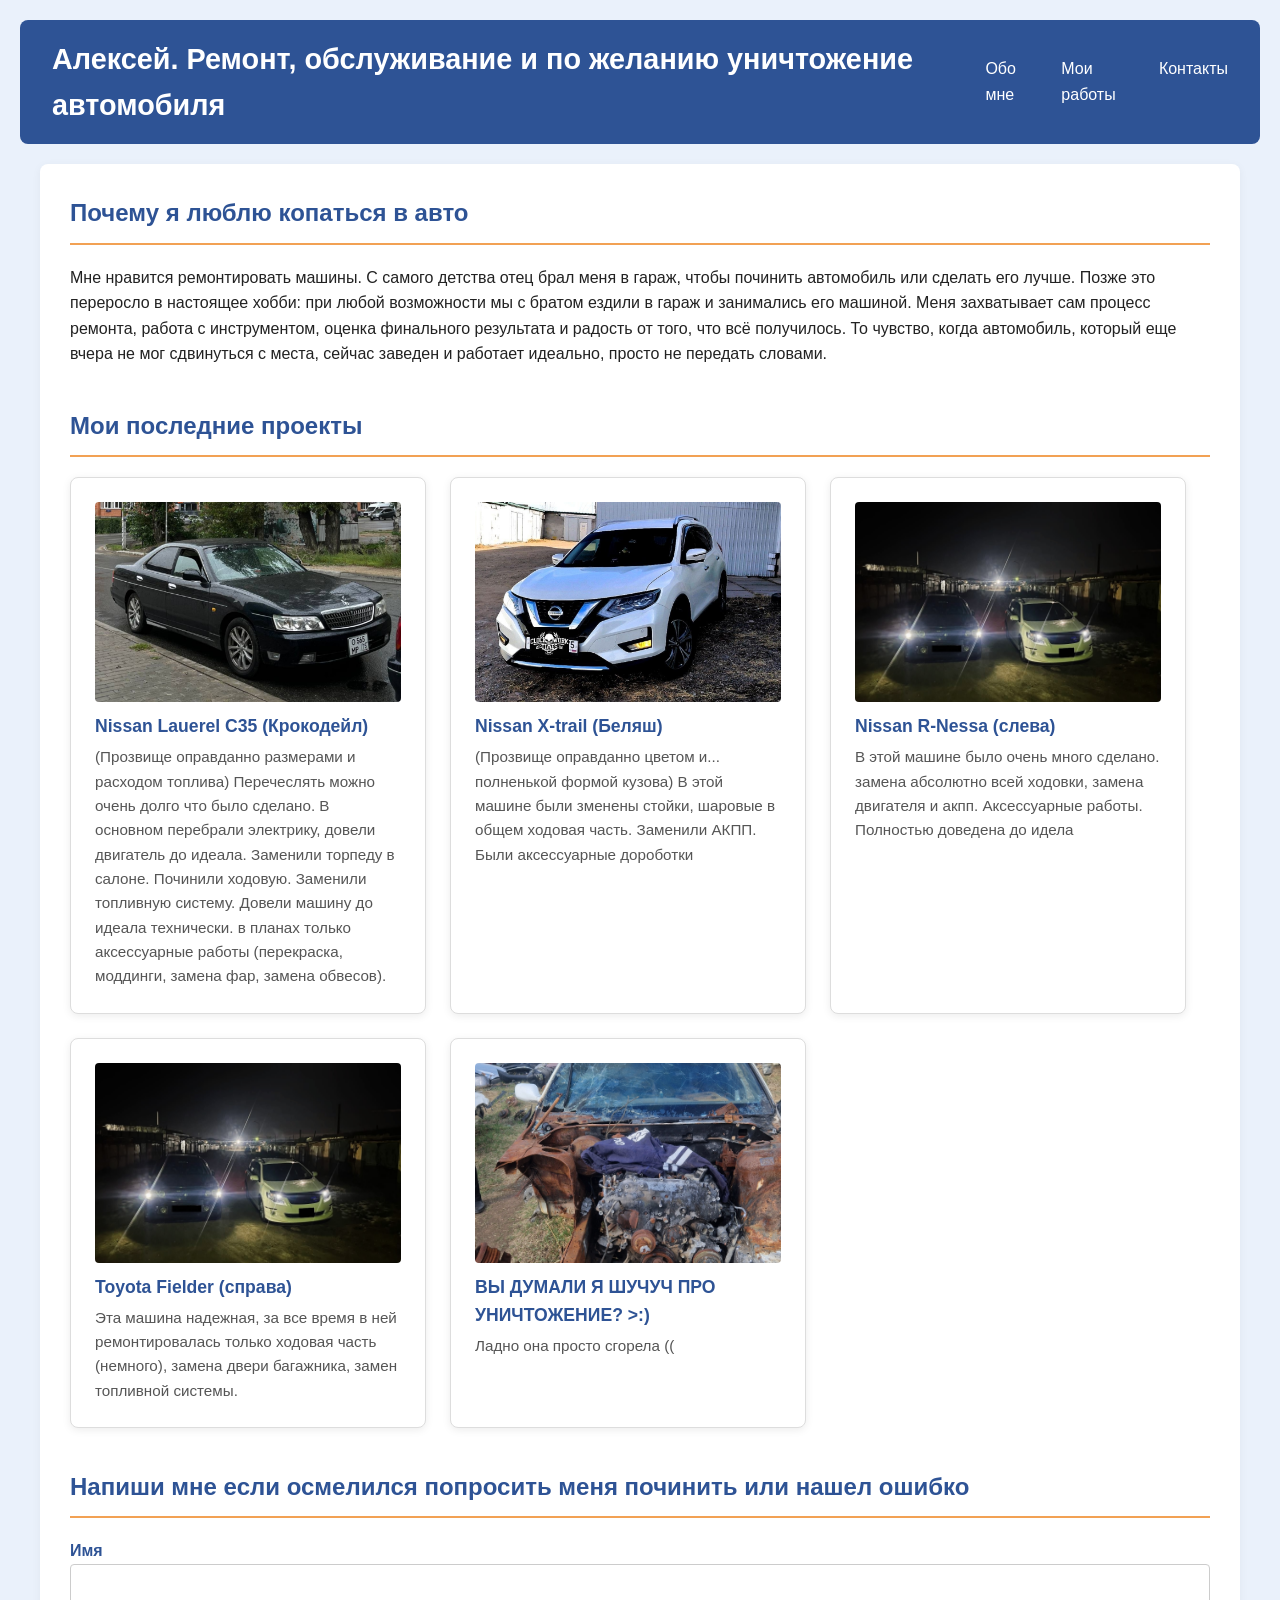
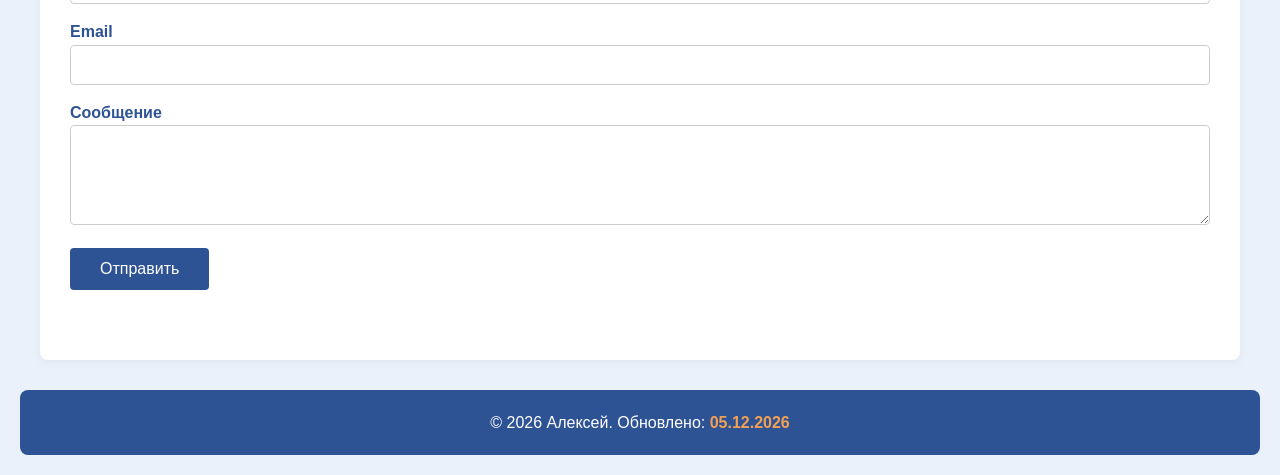
<file: мой сайт 2/index.html>
<!DOCTYPE html>
<html lang="ru">
<head>
    <meta charset="UTF-8">
    <meta name="viewport" content="width=device-width, initial-scale=1.0">
    <title>Моё хобби - Авторемонт</title>
    <link rel="stylesheet" href="style.css">
</head>
<body>
    <!-- ШАПКА -->
    <header>
        <h1>Алексей. Ремонт, обслуживание и по желанию уничтожение автомобиля
        </h1>
        <nav>
            <a href="#about">Обо мне</a>
            <a href="#projects">Мои работы</a>
            <a href="#contact">Контакты</a>
        </nav>
    </header>

    <main>
        <section id="about">
            <h2>Почему я люблю копаться в авто</h2>
            <p>Мне нравится ремонтировать машины. С самого детства отец брал меня в гараж, чтобы починить автомобиль или сделать его лучше. Позже это переросло в настоящее хобби: при любой возможности мы с братом ездили в гараж и занимались его машиной. Меня захватывает сам процесс ремонта, работа с инструментом, оценка финального результата и радость от того, что всё получилось. То чувство, когда автомобиль, который еще вчера не мог сдвинуться с места, сейчас заведен и работает идеально, просто не передать словами.</p>
        </section>

        <!-- Секция 2 (Галерея) -->
        <section id="projects">
            <h2>Мои последние проекты</h2>
            
        <div class="projects-grid">
            
            <article>
                <img src="img/lavrik.jpg" alt="Nissan Lauerel C35 (Крокодейл)">
                <h3>Nissan Lauerel C35 (Крокодейл)</h3>
                <p>(Прозвище оправданно размерами и расходом топлива) Перечеслять можно очень долго что было сделано. В основном перебрали электрику, довели двигатель до идеала. Заменили торпеду в салоне. Починили ходовую. Заменили топливную систему. Довели машину до идеала технически. в планах только аксессуарные работы (перекраска, моддинги, замена фар, замена обвесов).</p>
            </article>

            <article>
                <img src="img/xtrail.jpg" alt="Nissan X-trail (Беляш)">
                <h3>Nissan X-trail (Беляш)</h3>
                <p>(Прозвище оправданно цветом и... полненькой формой кузова) В этой машине были зменены стойки, шаровые в общем ходовая часть. Заменили АКПП. Были аксессуарные дороботки</p>
            </article>

            <article>
                <img src="img/rnesskafila.jpg" alt="NissanR-Nessa">
                <h3>Nissan R-Nessa (слева)</h3>
                <p>В этой машине было очень много сделано. замена абсолютно всей ходовки, замена двигателя и акпп. Аксессуарные работы. Полностью доведена до идела</p>
            </article>

            <article>
                <img src="img/rnesskafila.jpg" alt="Toyota Fielder">
                <h3>Toyota Fielder (справа)</h3>
                <p>Эта машина надежная, за все время в ней ремонтировалась только ходовая часть (немного), замена двери багажника, замен топливной системы.</p>
            </article>

            <article>
                <img src="img/сгоревшаяnissangloriay33.jpg" alt="сгоревшая nissangloria y33">
                <h3>ВЫ ДУМАЛИ Я ШУЧУЧ ПРО УНИЧТОЖЕНИЕ? >:)</h3>
                <p>Ладно она просто сгорела (( </p>
            </article>

        </div>
        </section>

        <section id="contact">
            <h2>Напиши мне если осмелился попросить меня починить или нашел ошибко</h2>
            <form>
                <label for="name">Имя</label>
                <input type="text" id="name" name="name" required>

                <label for="email">Email</label>
                <input type="email" id="email" name="email" required>

                <label for="message">Сообщение</label>
                <textarea id="message" name="message"></textarea>

                <button type="submit">Отправить</button>
            </form>
        </section>
    </main>

    <!-- ПОДВАЛ -->
    <footer>

        <p>&copy; 2026 Алексей. Обновлено: <span id="update-date"></span></p>
    </footer>

    <script src="script.js"></script>
</body>
</html>
</file>
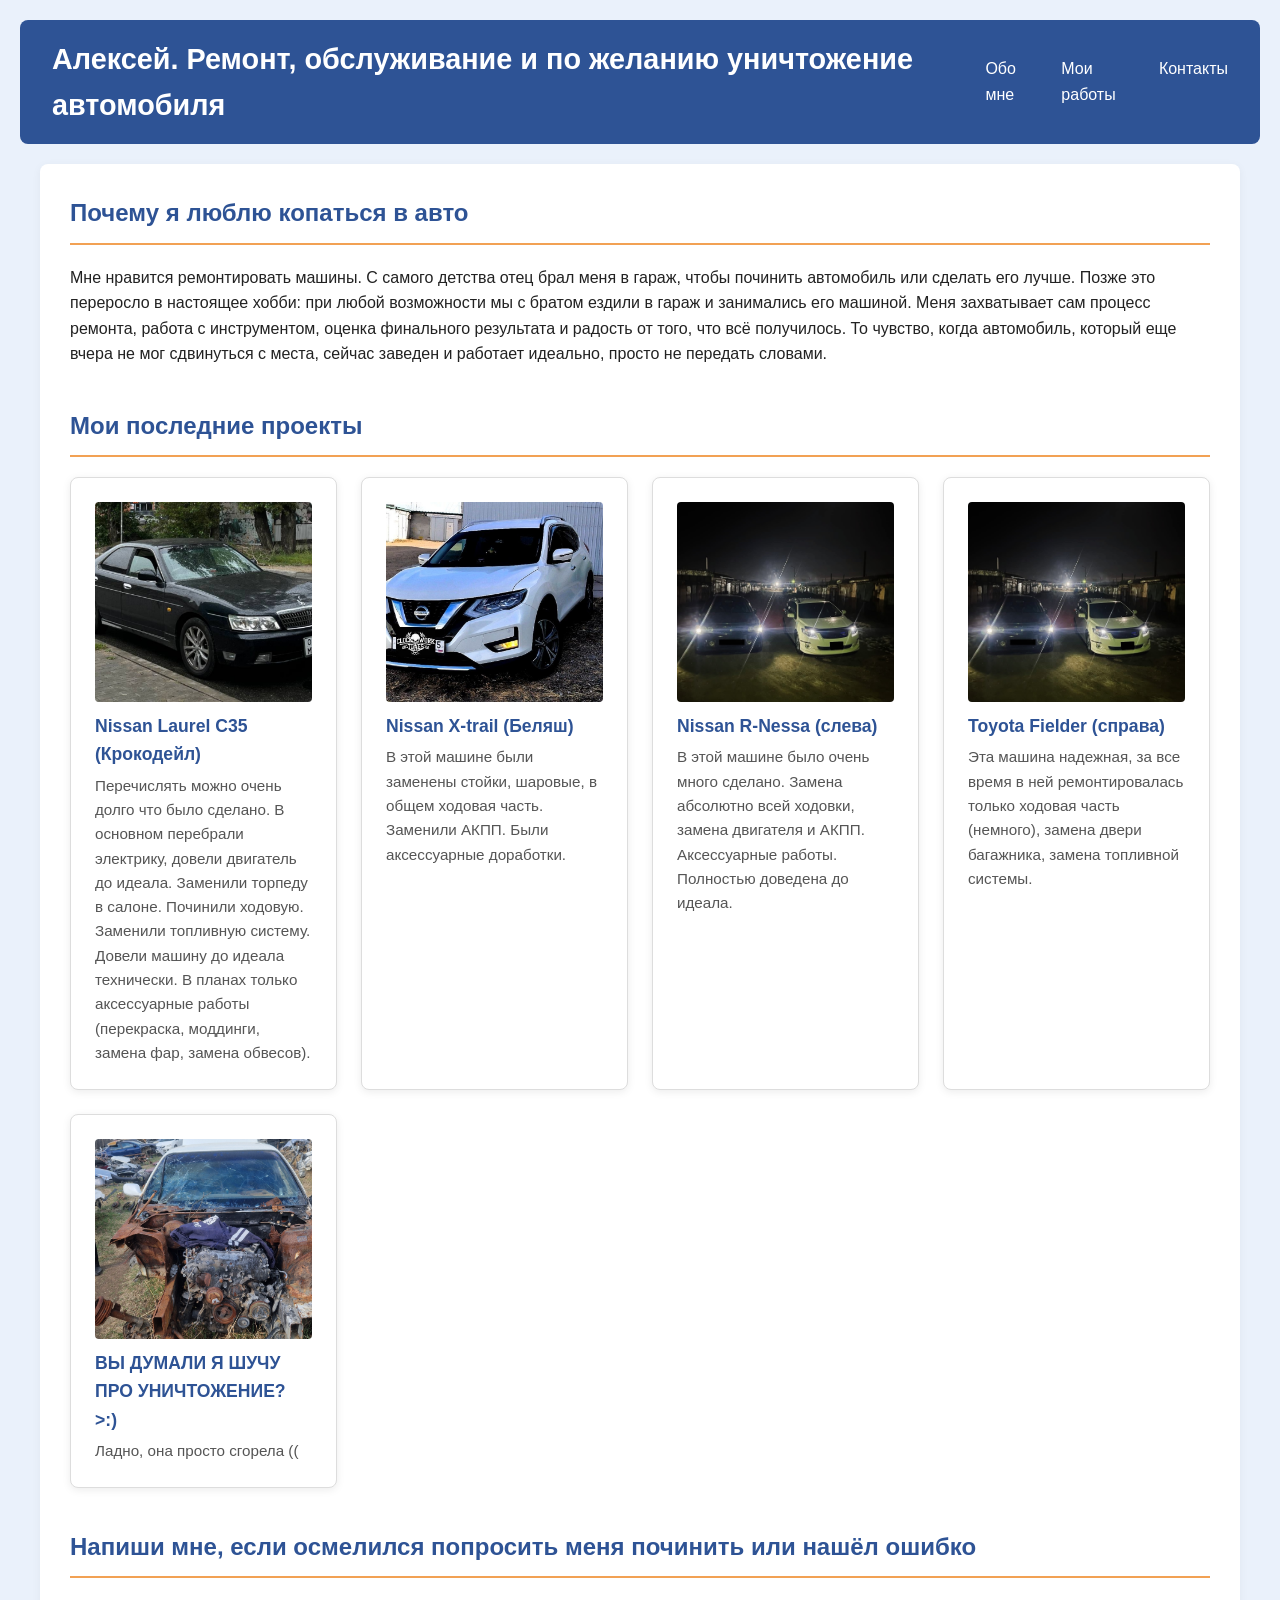
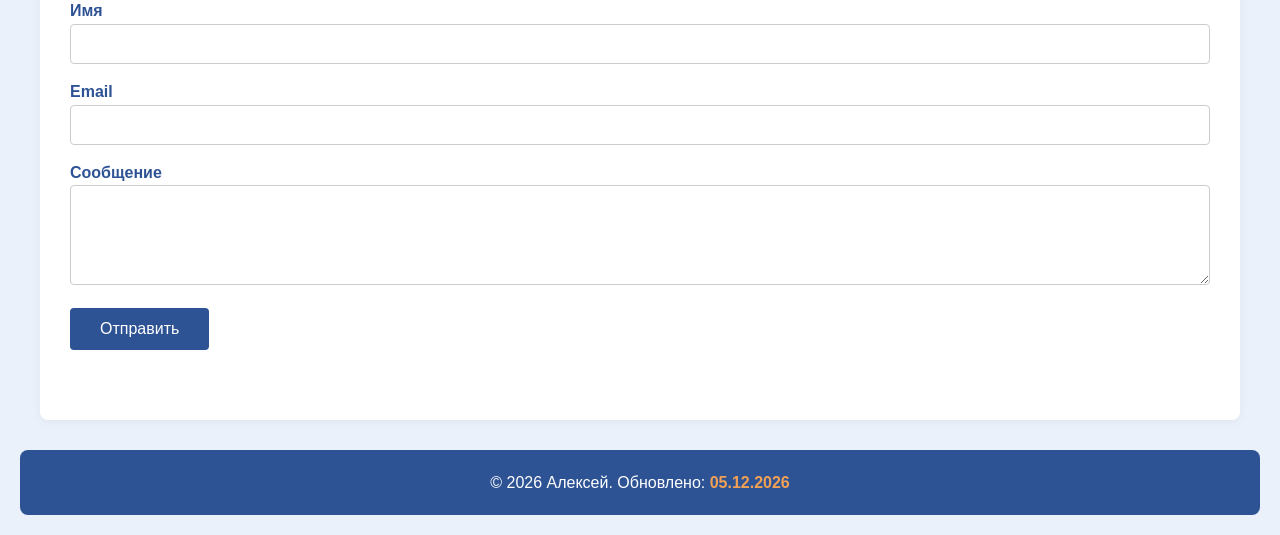
<file: мой сайт 3/index.html>
<!DOCTYPE html>
<html lang="ru">
<head>
    <meta charset="UTF-8">
    <meta name="viewport" content="width=device-width, initial-scale=1.0">
    <title>Моё хобби - Авторемонт</title>
    <link rel="stylesheet" href="style.css">
</head>
<body>
    <header>
        <h1>Алексей. Ремонт, обслуживание и по желанию уничтожение автомобиля</h1>
        <button class="burger" id="burger-btn" aria-label="Открыть меню">☰</button>
        <nav>
            <a href="#about">Обо мне</a>
            <a href="#projects">Мои работы</a>
            <a href="#contact">Контакты</a>
        </nav>
    </header>

    <main>
        <section id="about">
            <h2>Почему я люблю копаться в авто</h2>
            <p>Мне нравится ремонтировать машины. С самого детства отец брал меня в гараж, чтобы починить автомобиль или сделать его лучше. Позже это переросло в настоящее хобби: при любой возможности мы с братом ездили в гараж и занимались его машиной. Меня захватывает сам процесс ремонта, работа с инструментом, оценка финального результата и радость от того, что всё получилось. То чувство, когда автомобиль, который еще вчера не мог сдвинуться с места, сейчас заведен и работает идеально, просто не передать словами.</p>
        </section>

        <section id="projects">
            <h2>Мои последние проекты</h2>
            <div class="projects-grid">
                <article>
                    <img src="img/lavrik.jpg" alt="Nissan Laurel C35">
                    <h3>Nissan Laurel C35 (Крокодейл)</h3>
                    <p>Перечислять можно очень долго что было сделано. В основном перебрали электрику, довели двигатель до идеала. Заменили торпеду в салоне. Починили ходовую. Заменили топливную систему. Довели машину до идеала технически. В планах только аксессуарные работы (перекраска, моддинги, замена фар, замена обвесов).</p>
                </article>

                <article>
                    <img src="img/xtrail.jpg" alt="Nissan X-trail">
                    <h3>Nissan X-trail (Беляш)</h3>
                    <p>В этой машине были заменены стойки, шаровые, в общем ходовая часть. Заменили АКПП. Были аксессуарные доработки.</p>
                </article>

                <article>
                    <img src="img/rnesskafila.jpg" alt="Nissan R-Nessa">
                    <h3>Nissan R-Nessa (слева)</h3>
                    <p>В этой машине было очень много сделано. Замена абсолютно всей ходовки, замена двигателя и АКПП. Аксессуарные работы. Полностью доведена до идеала.</p>
                </article>

                <article>
                    <img src="img/rnesskafila.jpg" alt="Toyota Fielder">
                    <h3>Toyota Fielder (справа)</h3>
                    <p>Эта машина надежная, за все время в ней ремонтировалась только ходовая часть (немного), замена двери багажника, замена топливной системы.</p>
                </article>

                <article>
                    <img src="img/сгоревшаяnissangloriay33.jpg" alt="Сгоревшая Nissan Gloria Y33">
                    <h3>ВЫ ДУМАЛИ Я ШУЧУ ПРО УНИЧТОЖЕНИЕ? >:)</h3>
                    <p>Ладно, она просто сгорела ((</p>
                </article>
            </div>
        </section>

        <section id="contact">
            <h2>Напиши мне, если осмелился попросить меня починить или нашёл ошибко</h2>
            <form>
                <label for="name">Имя</label>
                <input type="text" id="name" name="name" required>

                <label for="email">Email</label>
                <input type="email" id="email" name="email" required>

                <label for="message">Сообщение</label>
                <textarea id="message" name="message"></textarea>

                <button type="submit">Отправить</button>
            </form>
        </section>
    </main>

    <footer>
        <p>&copy; 2026 Алексей. Обновлено: <span id="update-date"></span></p>
    </footer>

    <script src="script.js"></script>
</body>
</html>
</file>
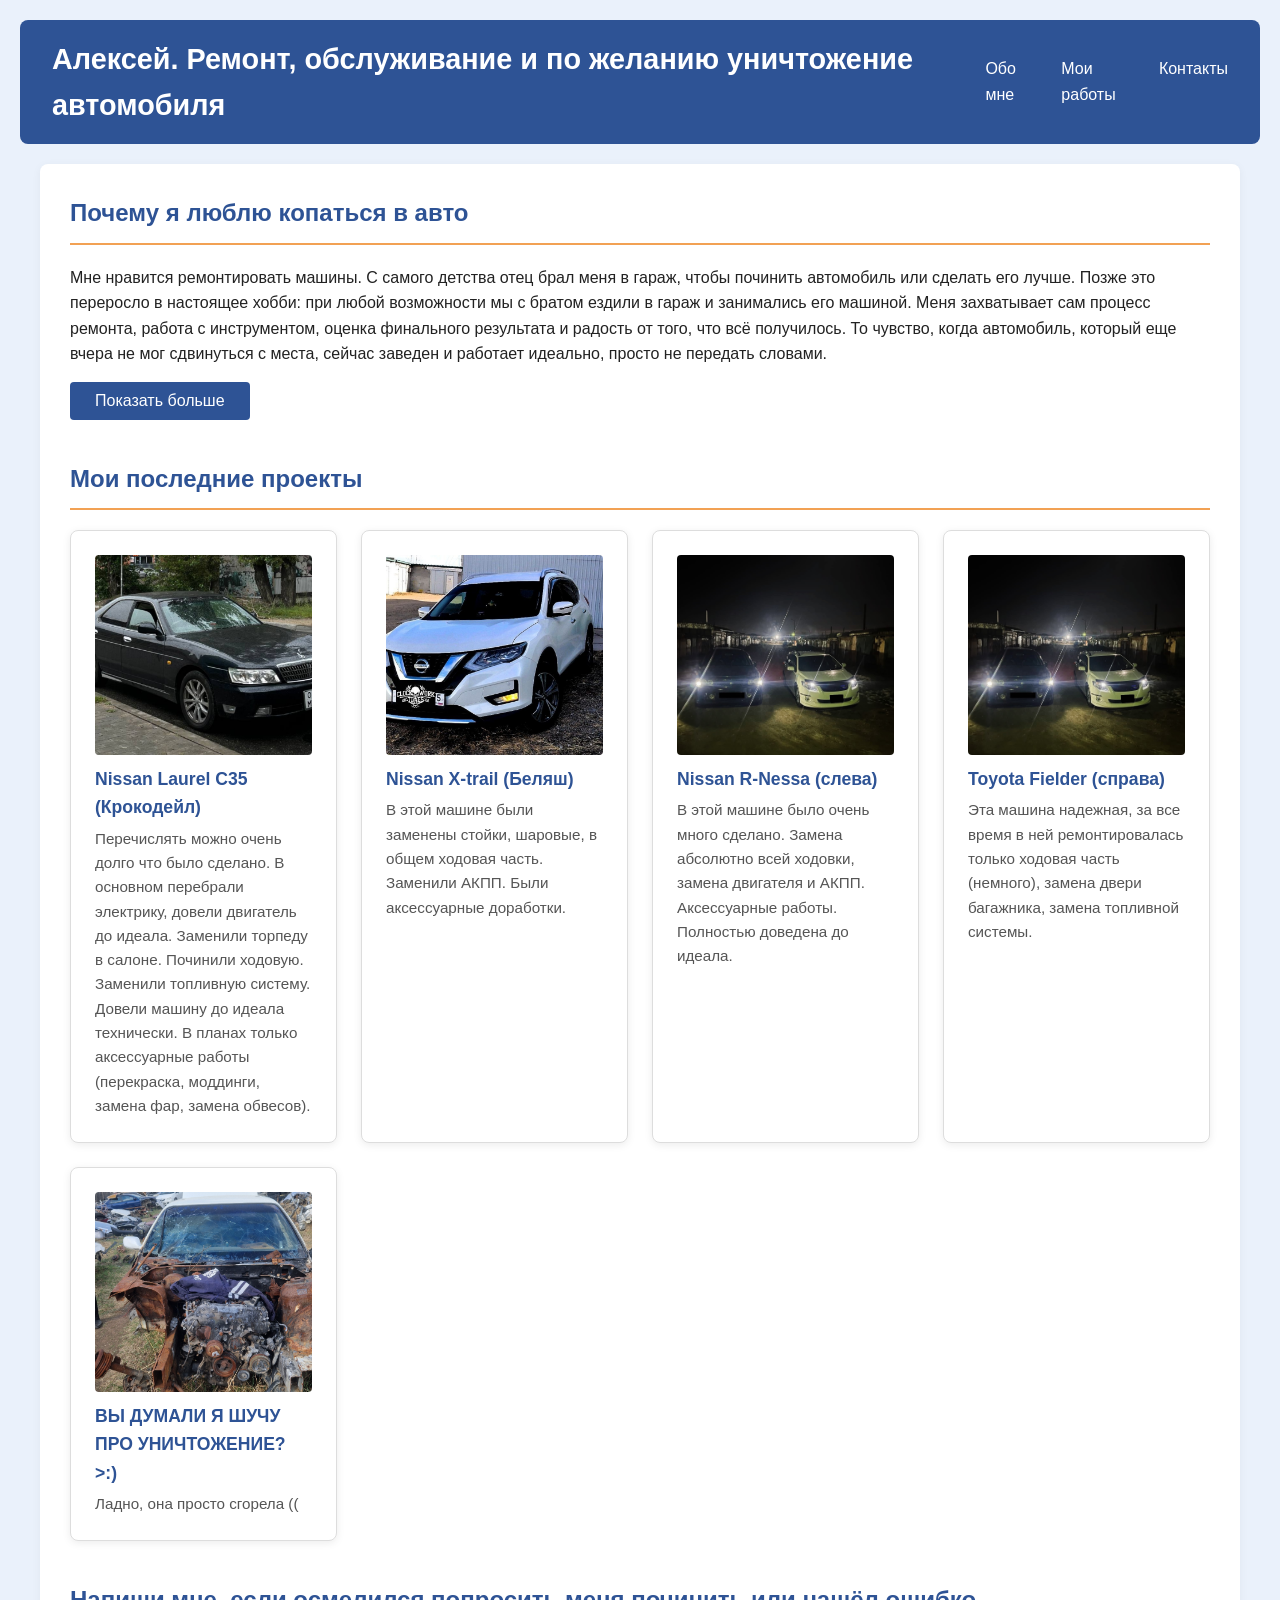
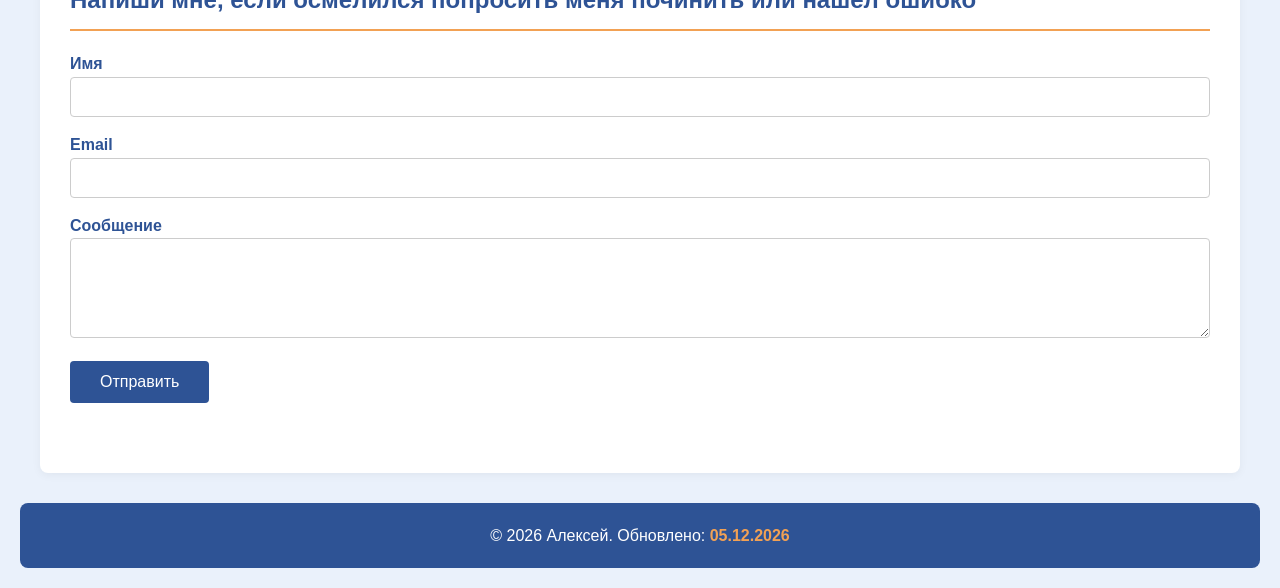
<file: мой сайт 4/index.html>
<!DOCTYPE html>
<html lang="ru">
<head>
    <meta charset="UTF-8">
    <meta name="viewport" content="width=device-width, initial-scale=1.0">
    <title>Моё хобби - Авторемонт</title>
    <link rel="stylesheet" href="style.css">
</head>
<body>
    <header>
        <h1>Алексей. Ремонт, обслуживание и по желанию уничтожение автомобиля</h1>
        <button class="burger" id="burger-btn" aria-label="Открыть меню">☰</button>
        <nav>
            <a href="#about">Обо мне</a>
            <a href="#projects">Мои работы</a>
            <a href="#contact">Контакты</a>
        </nav>
    </header>

    <main>
        <section id="about">
            <h2>Почему я люблю копаться в авто</h2>
            <p>Мне нравится ремонтировать машины. С самого детства отец брал меня в гараж, чтобы починить автомобиль или сделать его лучше. Позже это переросло в настоящее хобби: при любой возможности мы с братом ездили в гараж и занимались его машиной. Меня захватывает сам процесс ремонта, работа с инструментом, оценка финального результата и радость от того, что всё получилось. То чувство, когда автомобиль, который еще вчера не мог сдвинуться с места, сейчас заведен и работает идеально, просто не передать словами.</p>
            
            <div class="extra-info" id="extra-info">
                <p>Я также увлекаюсь тюнингом и реставрацией старых автомобилей. Мечтаю однажды полностью восстановить классическую советскую машину. В планах – построить собственный стенд для диагностики и научиться варить кузовные детали. Следите за моими новыми проектами в этом разделе!</p>
            </div>
            <button id="toggle-btn" class="toggle-btn">Показать больше</button>
        </section>

        <section id="projects">
            <h2>Мои последние проекты</h2>
            <div class="projects-grid">
                <article>
                    <img src="img/lavrik.jpg" alt="Nissan Laurel C35">
                    <h3>Nissan Laurel C35 (Крокодейл)</h3>
                    <p>Перечислять можно очень долго что было сделано. В основном перебрали электрику, довели двигатель до идеала. Заменили торпеду в салоне. Починили ходовую. Заменили топливную систему. Довели машину до идеала технически. В планах только аксессуарные работы (перекраска, моддинги, замена фар, замена обвесов).</p>
                </article>

                <article>
                    <img src="img/xtrail.jpg" alt="Nissan X-trail">
                    <h3>Nissan X-trail (Беляш)</h3>
                    <p>В этой машине были заменены стойки, шаровые, в общем ходовая часть. Заменили АКПП. Были аксессуарные доработки.</p>
                </article>

                <article>
                    <img src="img/rnesskafila.jpg" alt="Nissan R-Nessa">
                    <h3>Nissan R-Nessa (слева)</h3>
                    <p>В этой машине было очень много сделано. Замена абсолютно всей ходовки, замена двигателя и АКПП. Аксессуарные работы. Полностью доведена до идеала.</p>
                </article>

                <article>
                    <img src="img/rnesskafila.jpg" alt="Toyota Fielder">
                    <h3>Toyota Fielder (справа)</h3>
                    <p>Эта машина надежная, за все время в ней ремонтировалась только ходовая часть (немного), замена двери багажника, замена топливной системы.</p>
                </article>

                <article>
                    <img src="img/сгоревшаяnissangloriay33.jpg" alt="Сгоревшая Nissan Gloria Y33">
                    <h3>ВЫ ДУМАЛИ Я ШУЧУ ПРО УНИЧТОЖЕНИЕ? >:)</h3>
                    <p>Ладно, она просто сгорела ((</p>
                </article>
            </div>
        </section>

        <section id="contact">
            <h2>Напиши мне, если осмелился попросить меня починить или нашёл ошибко</h2>
            <form>
                <label for="name">Имя</label>
                <input type="text" id="name" name="name" required>

                <label for="email">Email</label>
                <input type="email" id="email" name="email" required>

                <label for="message">Сообщение</label>
                <textarea id="message" name="message"></textarea>

                <button type="submit">Отправить</button>
            </form>
        </section>
    </main>

    <footer>
        <p>&copy; 2026 Алексей. Обновлено: <span id="update-date"></span></p>
    </footer>

    <script src="script.js"></script>
</body>
</html>
</file>
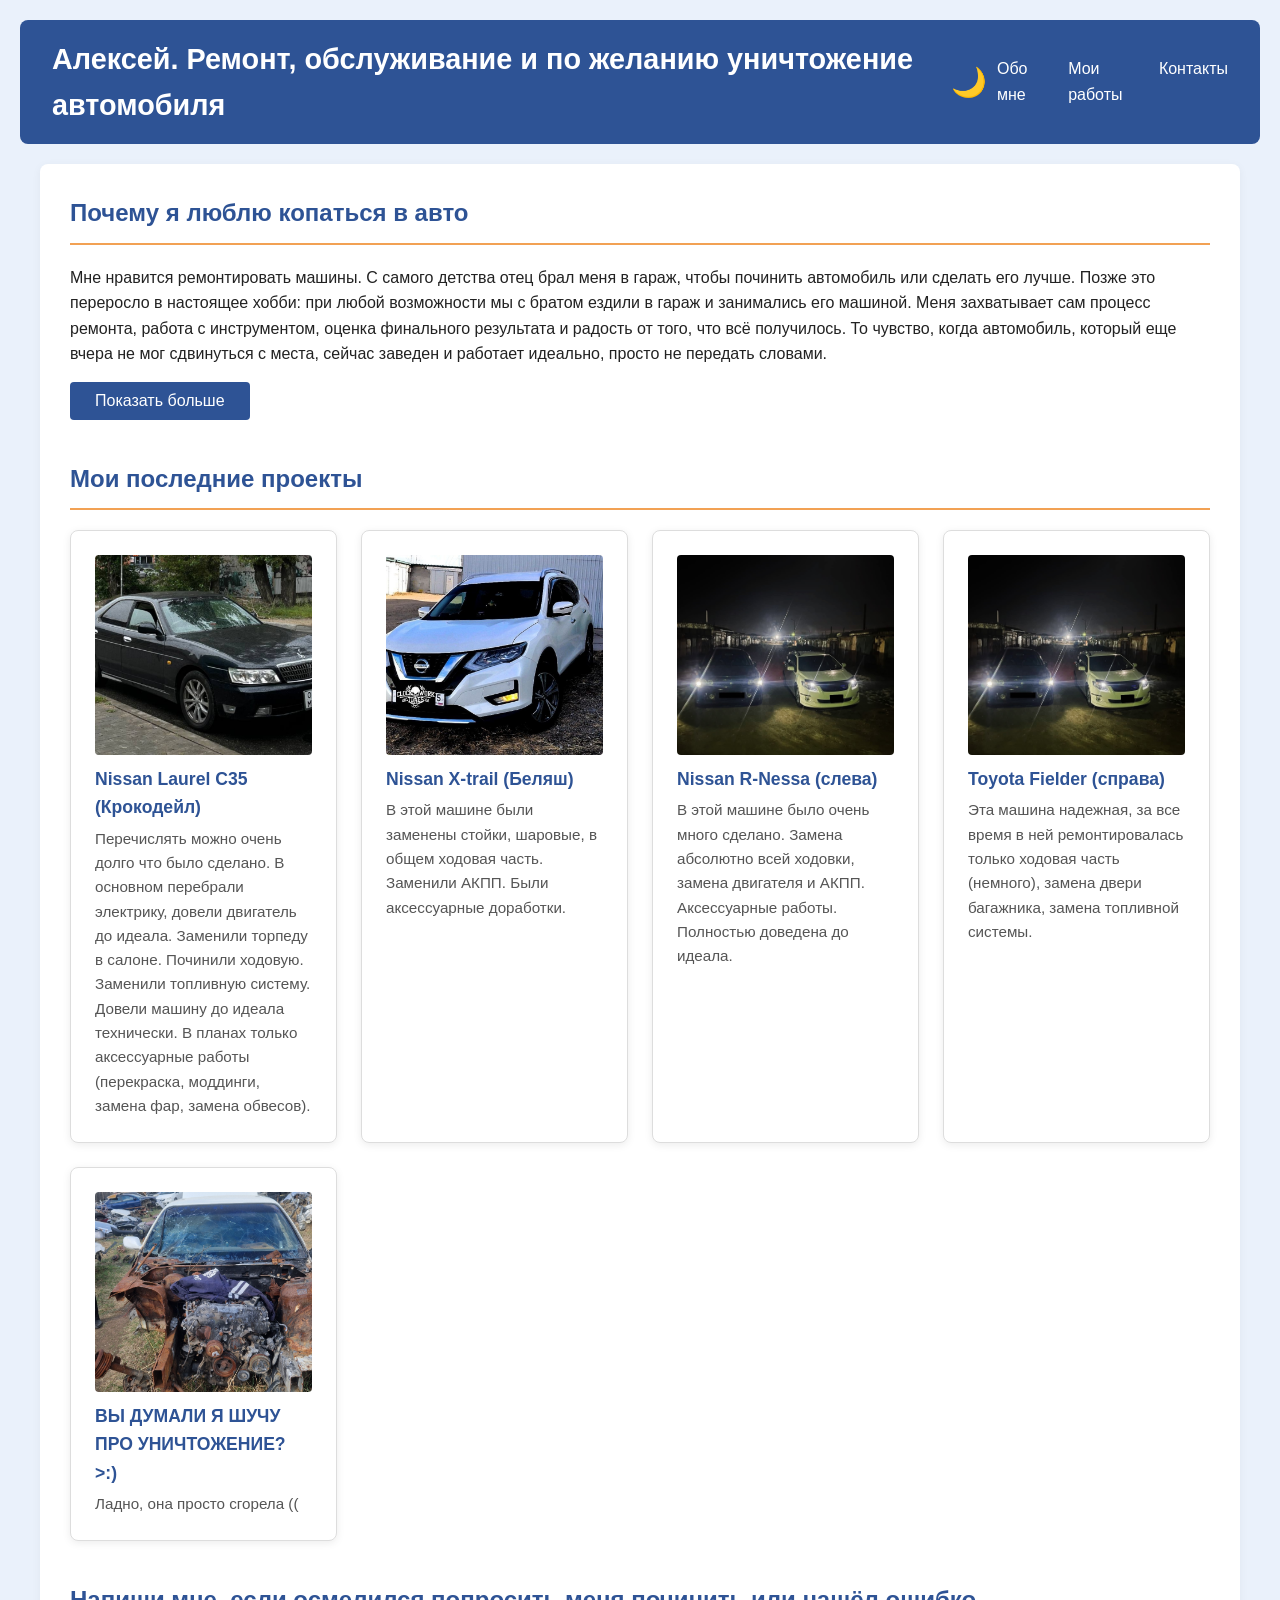
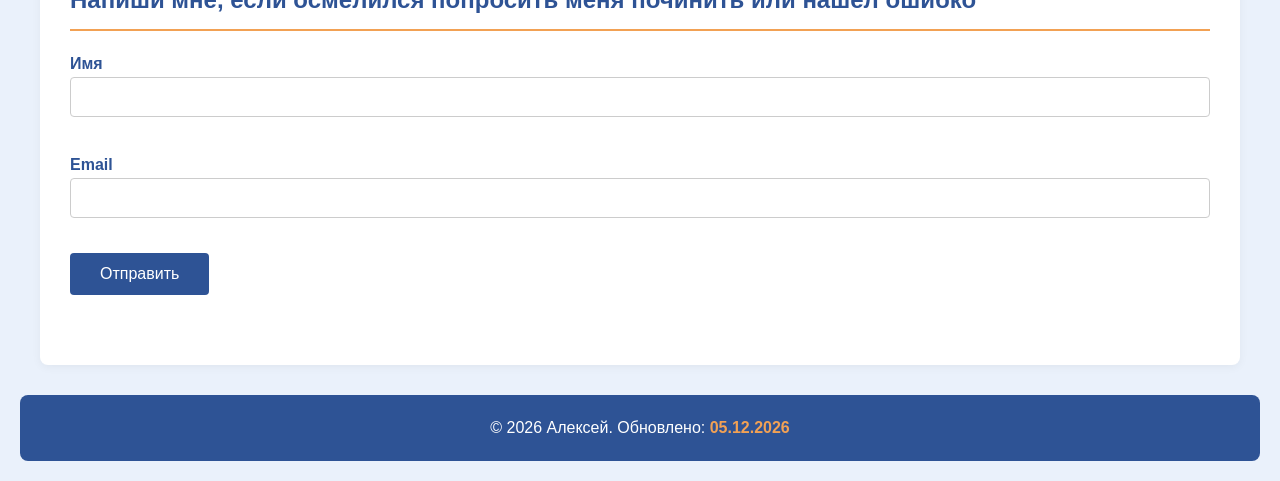
<file: мой сайт 5/index.html>
<!DOCTYPE html>
<html lang="ru">
<head>
    <meta charset="UTF-8">
    <meta name="viewport" content="width=device-width, initial-scale=1.0">
    <title>Моё хобби - Авторемонт</title>
    <link rel="stylesheet" href="style.css">
</head>
<body>
    <header>
        <h1>Алексей. Ремонт, обслуживание и по желанию уничтожение автомобиля</h1>
        <button id="theme-toggle" aria-label="Переключить тему">🌙</button>
        <button class="burger" id="burger-btn" aria-label="Открыть меню">☰</button>
        <nav>
            <a href="#about">Обо мне</a>
            <a href="#projects">Мои работы</a>
            <a href="#contact">Контакты</a>
        </nav>
    </header>

    <main>
        <section id="about">
            <h2>Почему я люблю копаться в авто</h2>
            <p>Мне нравится ремонтировать машины. С самого детства отец брал меня в гараж, чтобы починить автомобиль или сделать его лучше. Позже это переросло в настоящее хобби: при любой возможности мы с братом ездили в гараж и занимались его машиной. Меня захватывает сам процесс ремонта, работа с инструментом, оценка финального результата и радость от того, что всё получилось. То чувство, когда автомобиль, который еще вчера не мог сдвинуться с места, сейчас заведен и работает идеально, просто не передать словами.</p>
            
            <div class="extra-info" id="extra-info">
                <p>Я также увлекаюсь тюнингом и реставрацией старых автомобилей. Мечтаю однажды полностью восстановить классическую советскую машину. В планах – построить собственный стенд для диагностики и научиться варить кузовные детали. Следите за моими новыми проектами в этом разделе!</p>
            </div>
            <button id="toggle-btn" class="toggle-btn">Показать больше</button>
        </section>

        <section id="projects">
            <h2>Мои последние проекты</h2>
            <div class="projects-grid">
                <article>
                    <img src="img/lavrik.jpg" alt="Nissan Laurel C35">
                    <h3>Nissan Laurel C35 (Крокодейл)</h3>
                    <p>Перечислять можно очень долго что было сделано. В основном перебрали электрику, довели двигатель до идеала. Заменили торпеду в салоне. Починили ходовую. Заменили топливную систему. Довели машину до идеала технически. В планах только аксессуарные работы (перекраска, моддинги, замена фар, замена обвесов).</p>
                </article>

                <article>
                    <img src="img/xtrail.jpg" alt="Nissan X-trail">
                    <h3>Nissan X-trail (Беляш)</h3>
                    <p>В этой машине были заменены стойки, шаровые, в общем ходовая часть. Заменили АКПП. Были аксессуарные доработки.</p>
                </article>

                <article>
                    <img src="img/rnesskafila.jpg" alt="Nissan R-Nessa">
                    <h3>Nissan R-Nessa (слева)</h3>
                    <p>В этой машине было очень много сделано. Замена абсолютно всей ходовки, замена двигателя и АКПП. Аксессуарные работы. Полностью доведена до идеала.</p>
                </article>

                <article>
                    <img src="img/rnesskafila.jpg" alt="Toyota Fielder">
                    <h3>Toyota Fielder (справа)</h3>
                    <p>Эта машина надежная, за все время в ней ремонтировалась только ходовая часть (немного), замена двери багажника, замена топливной системы.</p>
                </article>

                <article>
                    <img src="img/сгоревшаяnissangloriay33.jpg" alt="Сгоревшая Nissan Gloria Y33">
                    <h3>ВЫ ДУМАЛИ Я ШУЧУ ПРО УНИЧТОЖЕНИЕ? >:)</h3>
                    <p>Ладно, она просто сгорела ((</p>
                </article>
            </div>
        </section>

        <section id="contact">
            <h2>Напиши мне, если осмелился попросить меня починить или нашёл ошибко</h2>
            <form id="contact-form">
                <label for="name">Имя</label>
                <input type="text" id="name" name="name">
                <span class="error" id="name-error"></span>

                <label for="email">Email</label>
                <input type="text" id="email" name="email">
                <span class="error" id="email-error"></span>

                <button type="submit">Отправить</button>
            </form>
        </section>
    </main>

    <footer>
        <p>&copy; 2026 Алексей. Обновлено: <span id="update-date"></span></p>
    </footer>

    <script src="script.js"></script>
</body>
</html>
</file>
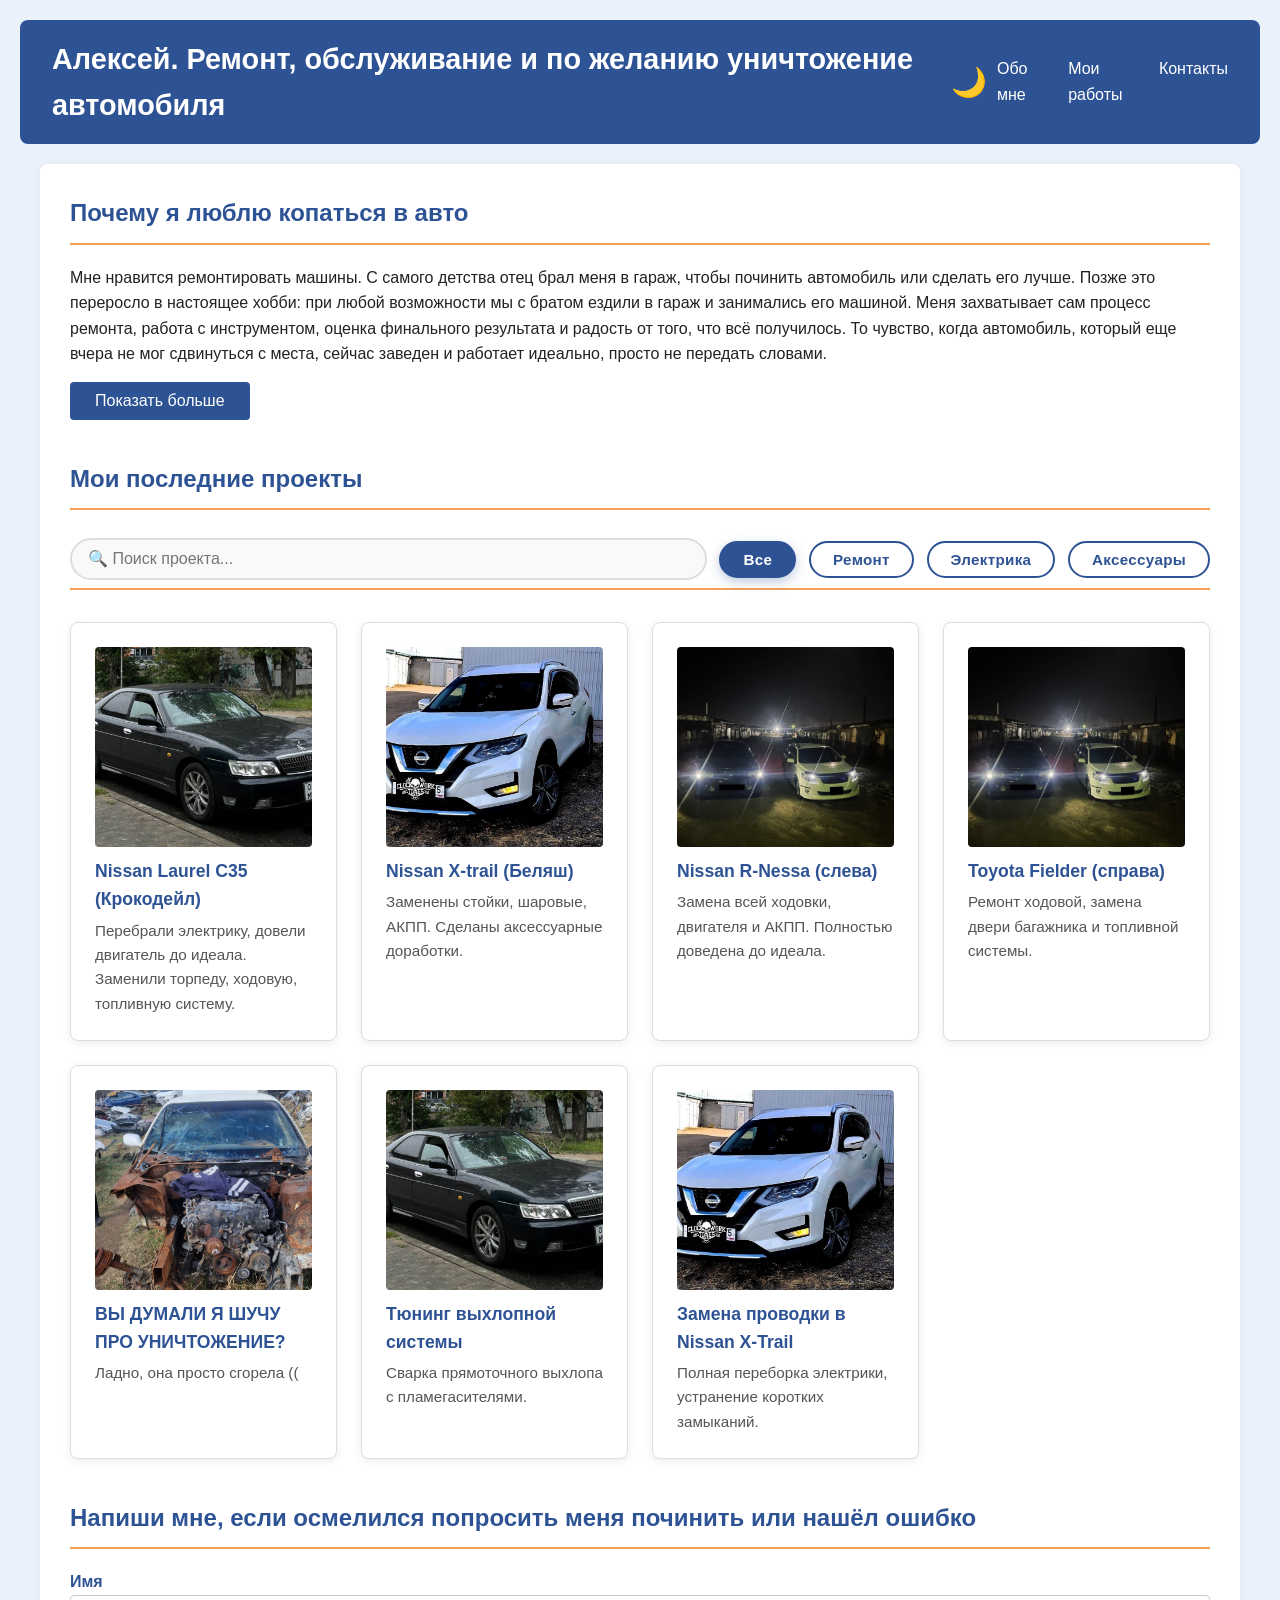
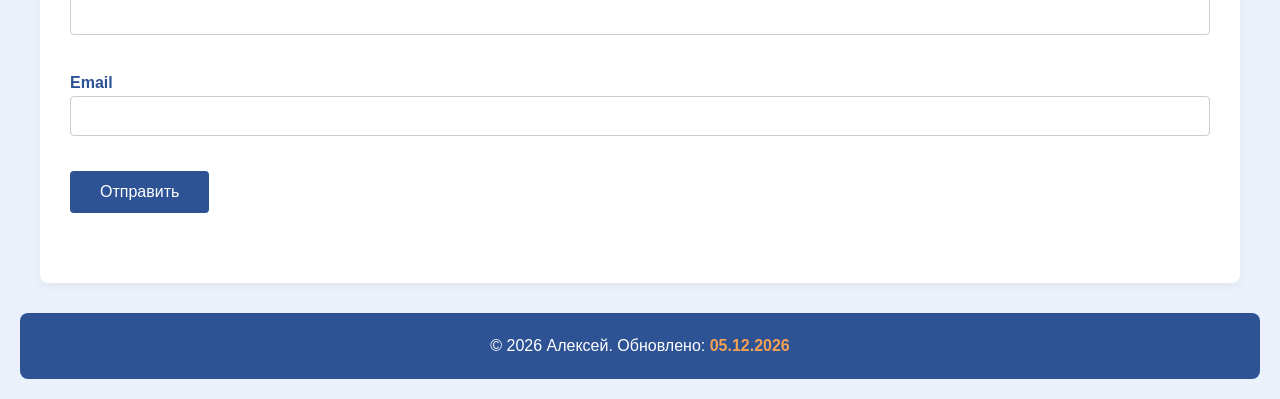
<file: мой сайт 6/index.html>
<!DOCTYPE html>
<html lang="ru">
<head>
    <meta charset="UTF-8">
    <meta name="viewport" content="width=device-width, initial-scale=1.0">
    <title>Моё хобби - Авторемонт</title>
    <link rel="stylesheet" href="style.css">
</head>
<body>
    <header>
        <h1>Алексей. Ремонт, обслуживание и по желанию уничтожение автомобиля</h1>
        <button id="theme-toggle" aria-label="Переключить тему">🌙</button>
        <button class="burger" id="burger-btn" aria-label="Открыть меню">☰</button>
        <nav>
            <a href="#about">Обо мне</a>
            <a href="#projects">Мои работы</a>
            <a href="#contact">Контакты</a>
        </nav>
    </header>

    <main>
        <section id="about">
            <h2>Почему я люблю копаться в авто</h2>
            <p>Мне нравится ремонтировать машины. С самого детства отец брал меня в гараж, чтобы починить автомобиль или сделать его лучше. Позже это переросло в настоящее хобби: при любой возможности мы с братом ездили в гараж и занимались его машиной. Меня захватывает сам процесс ремонта, работа с инструментом, оценка финального результата и радость от того, что всё получилось. То чувство, когда автомобиль, который еще вчера не мог сдвинуться с места, сейчас заведен и работает идеально, просто не передать словами.</p>
            
            <div class="extra-info" id="extra-info">
                <p>Я также увлекаюсь тюнингом и реставрацией старых автомобилей. Мечтаю однажды полностью восстановить классическую советскую машину. В планах – построить собственный стенд для диагностики и научиться варить кузовные детали. Следите за моими новыми проектами в этом разделе!</p>
            </div>
            <button id="toggle-btn" class="toggle-btn">Показать больше</button>
        </section>

        <section id="projects">
            <h2>Мои последние проекты</h2>
            
            <!-- Панель фильтров и поиска -->
            <div class="filters">
                <input type="text" id="search-input" placeholder="🔍 Поиск проекта...">
                <button data-filter="all" class="active">Все</button>
                <button data-filter="ремонт">Ремонт</button>
                <button data-filter="электрика">Электрика</button>
                <button data-filter="аксессуары">Аксессуары</button>
            </div>

            <!-- Пустой контейнер для карточек (заполняется через JS) -->
            <div class="projects-grid" id="projects-grid"></div>
        </section>

        <section id="contact">
            <h2>Напиши мне, если осмелился попросить меня починить или нашёл ошибко</h2>
            <form id="contact-form">
                <label for="name">Имя</label>
                <input type="text" id="name" name="name">
                <span class="error" id="name-error"></span>

                <label for="email">Email</label>
                <input type="text" id="email" name="email">
                <span class="error" id="email-error"></span>

                <button type="submit">Отправить</button>
            </form>
        </section>
    </main>

    <footer>
        <p>&copy; 2026 Алексей. Обновлено: <span id="update-date"></span></p>
    </footer>

    <script src="script.js"></script>
</body>
</html>
</file>
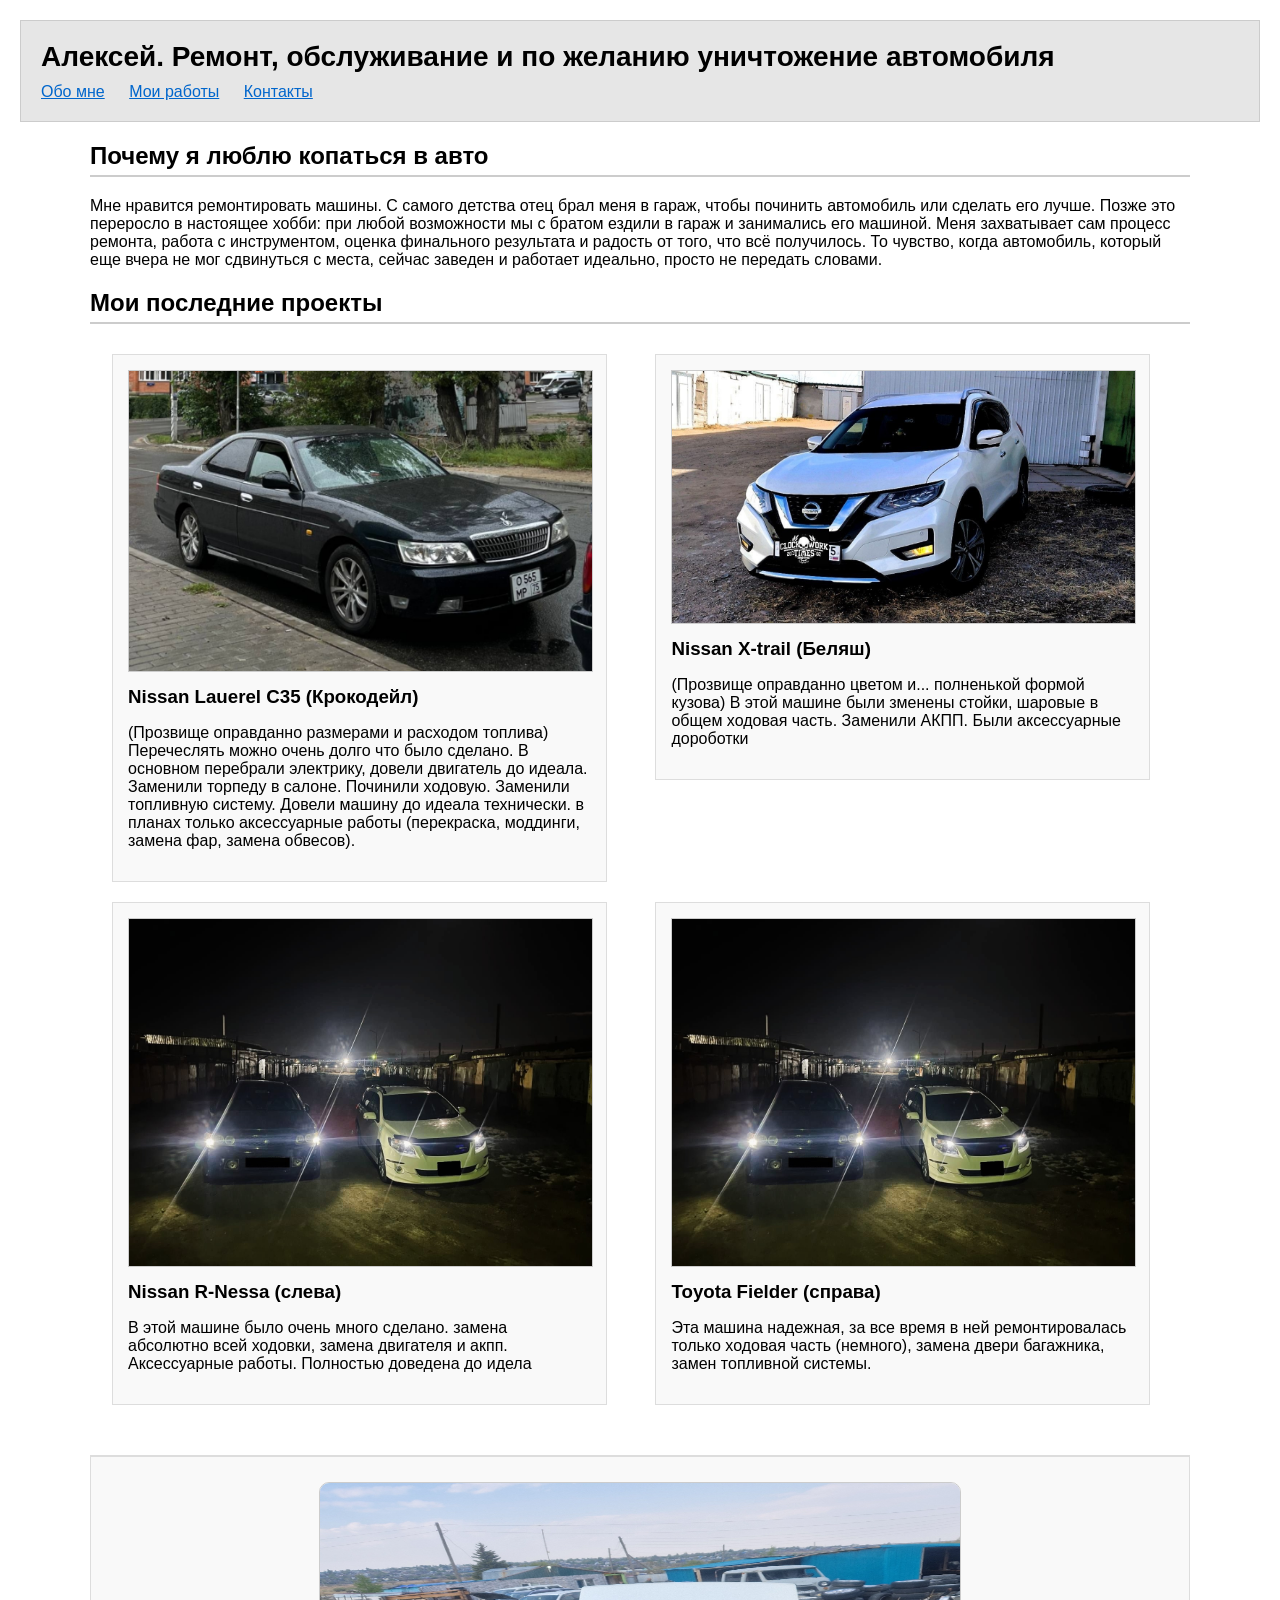
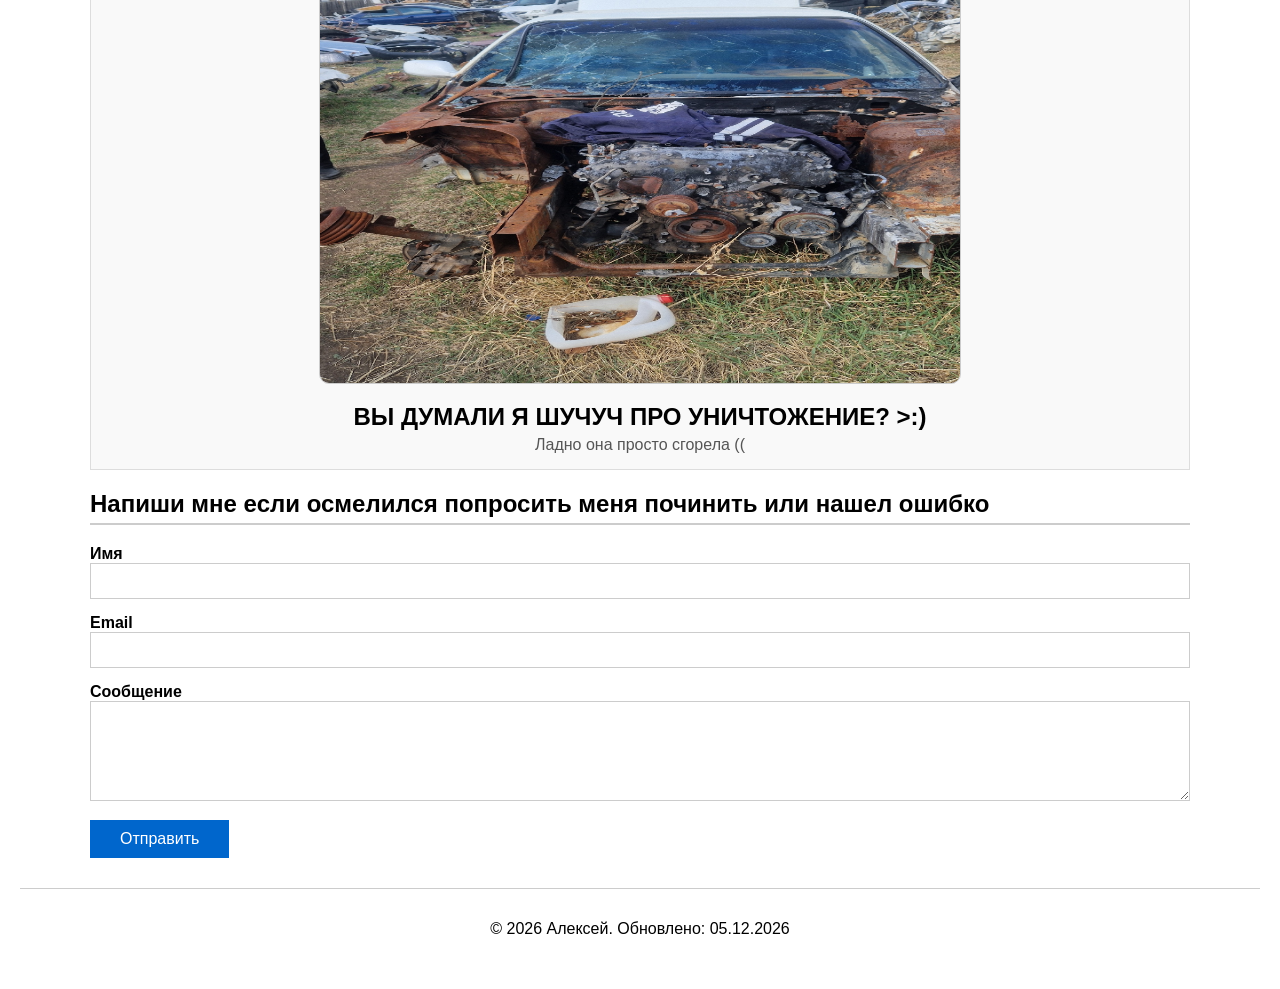
<file: мой сайт/index.html>
<!DOCTYPE html>
<html lang="ru">
<head>
    <meta charset="UTF-8">
    <meta name="viewport" content="width=device-width, initial-scale=1.0">
    <title>Моё хобби - Авторемонт</title>
    <link rel="stylesheet" href="style.css">
</head>
<body>
    <header>
        <h1>Алексей. Ремонт, обслуживание и по желанию уничтожение автомобиля
        </h1>
        <nav>
            <a href="#about">Обо мне</a>
            <a href="#projects">Мои работы</a>
            <a href="#contact">Контакты</a>
        </nav>
    </header>

    <main>
        <section id="about">
            <h2>Почему я люблю копаться в авто</h2>
            <p>Мне нравится ремонтировать машины. С самого детства отец брал меня в гараж, чтобы починить автомобиль или сделать его лучше. Позже это переросло в настоящее хобби: при любой возможности мы с братом ездили в гараж и занимались его машиной. Меня захватывает сам процесс ремонта, работа с инструментом, оценка финального результата и радость от того, что всё получилось. То чувство, когда автомобиль, который еще вчера не мог сдвинуться с места, сейчас заведен и работает идеально, просто не передать словами.</p>
        </section>

        <section id="projects">
            <h2>Мои последние проекты</h2>

            <article>
                <img src="img/lavrik.jpg" alt="Nissan Lauerel C35 (Крокодейл)">
                <h3>Nissan Lauerel C35 (Крокодейл)</h3>
                <p>(Прозвище оправданно размерами и расходом топлива) Перечеслять можно очень долго что было сделано. В основном перебрали электрику, довели двигатель до идеала. Заменили торпеду в салоне. Починили ходовую. Заменили топливную систему. Довели машину до идеала технически. в планах только аксессуарные работы (перекраска, моддинги, замена фар, замена обвесов).</p>
            </article>

            <article>
                <img src="img/xtrail.jpg" alt="Nissan X-trail (Беляш)">
                <h3>Nissan X-trail (Беляш)</h3>
                <p>(Прозвище оправданно цветом и... полненькой формой кузова) В этой машине были зменены стойки, шаровые в общем ходовая часть. Заменили АКПП. Были аксессуарные дороботки</p>
            </article>

            <article>
                <img src="img/rnesskafila.jpg" alt="NissanR-Nessa">
                <h3>Nissan R-Nessa (слева)</h3>
                <p>В этой машине было очень много сделано. замена абсолютно всей ходовки, замена двигателя и акпп. Аксессуарные работы. Полностью доведена до идела</p>
            </article>

            <article>
                <img src="img/rnesskafila.jpg" alt="Toyota Fielder">
                <h3>Toyota Fielder (справа)</h3>
                <p>Эта машина надежная, за все время в ней ремонтировалась только ходовая часть (немного), замена двери багажника, замен топливной системы.</p>
            </article>

            <article class="full-width-project">
            <img src="img/сгоревшаяnissangloriay33.jpg" alt="сгоревшаяnissangloriay33">
            <h3>ВЫ ДУМАЛИ Я ШУЧУЧ ПРО УНИЧТОЖЕНИЕ? >:)</h3>
            <p>Ладно она просто сгорела ((</p>
        </article>
        </section>

        <section id="contact">
            <h2>Напиши мне если осмелился попросить меня починить или нашел ошибко</h2>
            <form>
                <label for="name">Имя</label>
                <input type="text" id="name" name="name" required>

                <label for="email">Email</label>
                <input type="email" id="email" name="email" required>

                <label for="message">Сообщение</label>
                <textarea id="message" name="message"></textarea>

                <button type="submit">Отправить</button>
            </form>
        </section>
    </main>

    <footer>

        <p>&copy; 2026 Алексей. Обновлено: <span id="update-date"></span></p>
    </footer>

    <script src="script.js"></script>
</body>
</html>
</file>
<file: мой сайт 2/style.css>
* {
    margin: 0;
    padding: 0;
    box-sizing: border-box;
}

:root {
    --color-primary: #2e5395;
    --color-accent: #f2a154;
    --color-bg-light: #eaf1fb;
    --color-text: #222;
    --color-white: #fff;
}

body {
    font-family: "Segoe UI", Arial, sans-serif;
    line-height: 1.6;
    color: var(--color-text);
    background-color: var(--color-bg-light);
    padding: 20px;
}

header {
    display: flex;
    justify-content: space-between;
    align-items: center;
    padding: 1rem 2rem;
    background-color: var(--color-primary);
    color: var(--color-white);
    border-radius: 8px;
    margin-bottom: 20px;
}

header h1 {
    font-size: 1.8rem;
    margin: 0;
}

nav {
    display: flex;
    gap: 1.5rem;
}

nav a {
    color: var(--color-white);
    text-decoration: none;
    font-weight: 500;
    padding: 5px 0;
    transition: 0.3s;
}

nav a.active {
    text-decoration: underline;
    color: var(--color-accent);
}

main {
    max-width: 1200px;
    margin: 0 auto;
    background: var(--color-white);
    padding: 30px;
    border-radius: 8px;
    box-shadow: 0 2px 10px rgba(0,0,0,0.05);
}

section {
    margin-bottom: 40px;
}

section h2 {
    border-bottom: 2px solid var(--color-accent);
    padding-bottom: 10px;
    margin-bottom: 20px;
    color: var(--color-primary);
}

.projects-grid {
    display: flex;
    flex-wrap: wrap;
    gap: 1.5rem;
    justify-content: flex-start;
}

.projects-grid article {
    flex: 0 1 calc(33.333% - 1.5rem);
    min-width: 250px;
    background: var(--color-white);
    border: 1px solid #ddd;
    border-radius: 8px;
    padding: 1.5rem;
    box-shadow: 0 2px 8px rgba(0,0,0,0.08);
    display: flex;
    flex-direction: column;
}

.projects-grid article img {
    width: 100%;
    height: 200px;
    object-fit: cover;
    border-radius: 4px;
    margin-bottom: 10px;
}

.projects-grid article h3 {
    color: var(--color-primary);
    margin-bottom: 5px;
    font-size: 1.1rem;
}

.projects-grid article p {
    flex: 1;
    color: #555;
    font-size: 0.95rem;
}

form label {
    display: block;
    margin-top: 15px;
    font-weight: bold;
    color: var(--color-primary);
}

form input,
form textarea {
    width: 100%;
    padding: 10px;
    border: 1px solid #ccc;
    border-radius: 4px;
    font-size: 16px;
    box-sizing: border-box;
}

form textarea {
    height: 100px;
}

button {
    padding: 12px 30px;
    background: var(--color-primary);
    color: var(--color-white);
    border: none;
    border-radius: 4px;
    font-size: 16px;
    cursor: pointer;
    margin-top: 15px;
    transition: 0.3s;
}

button:hover {
    background: var(--color-accent);
    color: #000;
}

footer {
    margin-top: 30px;
    padding: 20px;
    background: var(--color-primary);
    color: var(--color-white);
    text-align: center;
    border-radius: 8px;
}

footer span {
    color: var(--color-accent);
    font-weight: bold;
}
</file>
<file: мой сайт 3/style.css>
* {
    margin: 0;
    padding: 0;
    box-sizing: border-box;
}

:root {
    --color-primary: #2e5395;
    --color-accent: #f2a154;
    --color-bg-light: #eaf1fb;
    --color-text: #222;
    --color-white: #fff;
}

body {
    font-family: "Segoe UI", Arial, sans-serif;
    line-height: 1.6;
    color: var(--color-text);
    background-color: var(--color-bg-light);
    padding: 20px;
}

header {
    display: flex;
    justify-content: space-between;
    align-items: center;
    padding: 1rem 2rem;
    background-color: var(--color-primary);
    color: var(--color-white);
    border-radius: 8px;
    margin-bottom: 20px;
}

header h1 {
    font-size: 1.8rem;
    margin: 0;
}

.burger {
    display: none;
    font-size: 2rem;
    background: none;
    border: none;
    color: white;
    cursor: pointer;
    padding: 0 10px;
}

nav {
    display: flex;
    gap: 1.5rem;
}

nav a {
    color: var(--color-white);
    text-decoration: none;
    font-weight: 500;
    padding: 5px 0;
    transition: 0.3s;
}

nav a.active {
    text-decoration: underline;
    color: var(--color-accent);
}

main {
    max-width: 1200px;
    margin: 0 auto;
    background: var(--color-white);
    padding: 30px;
    border-radius: 8px;
    box-shadow: 0 2px 10px rgba(0,0,0,0.05);
}

section {
    margin-bottom: 40px;
}

section h2 {
    border-bottom: 2px solid var(--color-accent);
    padding-bottom: 10px;
    margin-bottom: 20px;
    color: var(--color-primary);
}

.projects-grid {
    display: grid;
    grid-template-columns: repeat(auto-fit, minmax(260px, 1fr));
    gap: 1.5rem;
}

.projects-grid article {
    background: var(--color-white);
    border: 1px solid #ddd;
    border-radius: 8px;
    padding: 1.5rem;
    box-shadow: 0 2px 8px rgba(0,0,0,0.08);
    display: flex;
    flex-direction: column;
}

.projects-grid article img {
    width: 100%;
    height: 200px;
    object-fit: cover;
    border-radius: 4px;
    margin-bottom: 10px;
}

.projects-grid article h3 {
    color: var(--color-primary);
    margin-bottom: 5px;
    font-size: 1.1rem;
}

.projects-grid article p {
    flex: 1;
    color: #555;
    font-size: 0.95rem;
}

form label {
    display: block;
    margin-top: 15px;
    font-weight: bold;
    color: var(--color-primary);
}

form input,
form textarea {
    width: 100%;
    padding: 10px;
    border: 1px solid #ccc;
    border-radius: 4px;
    font-size: 16px;
    box-sizing: border-box;
}

form textarea {
    height: 100px;
}

button[type="submit"] {
    padding: 12px 30px;
    background: var(--color-primary);
    color: var(--color-white);
    border: none;
    border-radius: 4px;
    font-size: 16px;
    cursor: pointer;
    margin-top: 15px;
    transition: 0.3s;
}

button[type="submit"]:hover {
    background: var(--color-accent);
    color: #000;
}

footer {
    margin-top: 30px;
    padding: 20px;
    background: var(--color-primary);
    color: var(--color-white);
    text-align: center;
    border-radius: 8px;
}

footer span {
    color: var(--color-accent);
    font-weight: bold;
}

@media (max-width: 768px) {
    .burger {
        display: block;
    }

    nav {
        display: none;
        flex-direction: column;
        position: absolute;
        top: 70px;
        right: 0;
        background: var(--color-primary);
        width: 100%;
        padding: 1rem;
        border-radius: 0 0 8px 8px;
        box-shadow: 0 4px 10px rgba(0,0,0,0.2);
        z-index: 100;
    }

    nav.open {
        display: flex;
    }

    nav a {
        padding: 10px 0;
        border-bottom: 1px solid rgba(255,255,255,0.1);
        text-align: center;
    }

    nav a:last-child {
        border-bottom: none;
    }

    header h1 {
        font-size: 1.3rem;
    }
}
</file>
<file: мой сайт 4/style.css>
* {
    margin: 0;
    padding: 0;
    box-sizing: border-box;
}

:root {
    --color-primary: #2e5395;
    --color-accent: #f2a154;
    --color-bg-light: #eaf1fb;
    --color-text: #222;
    --color-white: #fff;
}

body {
    font-family: "Segoe UI", Arial, sans-serif;
    line-height: 1.6;
    color: var(--color-text);
    background-color: var(--color-bg-light);
    padding: 20px;
}

header {
    display: flex;
    justify-content: space-between;
    align-items: center;
    padding: 1rem 2rem;
    background-color: var(--color-primary);
    color: var(--color-white);
    border-radius: 8px;
    margin-bottom: 20px;
}

header h1 {
    font-size: 1.8rem;
    margin: 0;
}

.burger {
    display: none;
    font-size: 2rem;
    background: none;
    border: none;
    color: white;
    cursor: pointer;
    padding: 0 10px;
}

nav {
    display: flex;
    gap: 1.5rem;
}

nav a {
    color: var(--color-white);
    text-decoration: none;
    font-weight: 500;
    padding: 5px 0;
    transition: color 0.2s ease;
}

nav a:hover {
    color: var(--color-accent);
}

nav a.active {
    text-decoration: underline;
    color: var(--color-accent);
}

main {
    max-width: 1200px;
    margin: 0 auto;
    background: var(--color-white);
    padding: 30px;
    border-radius: 8px;
    box-shadow: 0 2px 10px rgba(0,0,0,0.05);
}

section {
    margin-bottom: 40px;
}

section h2 {
    border-bottom: 2px solid var(--color-accent);
    padding-bottom: 10px;
    margin-bottom: 20px;
    color: var(--color-primary);
}

.projects-grid {
    display: grid;
    grid-template-columns: repeat(auto-fit, minmax(260px, 1fr));
    gap: 1.5rem;
}

.projects-grid article {
    background: var(--color-white);
    border: 1px solid #ddd;
    border-radius: 8px;
    padding: 1.5rem;
    box-shadow: 0 2px 8px rgba(0,0,0,0.08);
    display: flex;
    flex-direction: column;
    transition: transform 0.3s ease, box-shadow 0.3s ease;
    animation: fadeInUp 0.6s ease forwards;
    opacity: 0;
}

.projects-grid article:nth-child(2) {
    animation-delay: 0.15s;
}

.projects-grid article:nth-child(3) {
    animation-delay: 0.3s;
}

.projects-grid article:nth-child(4) {
    animation-delay: 0.45s;
}

.projects-grid article:nth-child(5) {
    animation-delay: 0.6s;
}

.projects-grid article:hover {
    transform: translateY(-6px) !important;
    box-shadow: 0 10px 24px rgba(0,0,0,0.15) !important;
}

.projects-grid article img {
    width: 100%;
    height: 200px;
    object-fit: cover;
    border-radius: 4px;
    margin-bottom: 10px;
}

.projects-grid article h3 {
    color: var(--color-primary);
    margin-bottom: 5px;
    font-size: 1.1rem;
}

.projects-grid article p {
    flex: 1;
    color: #555;
    font-size: 0.95rem;
}

.extra-info {
    max-height: 0;
    overflow: hidden;
    transition: max-height 0.4s ease, opacity 0.3s ease;
    opacity: 0;
}

.extra-info.expanded {
    max-height: 500px;
    opacity: 1;
}

.toggle-btn {
    margin-top: 15px;
    padding: 10px 25px;
    background: var(--color-primary);
    color: var(--color-white);
    border: none;
    border-radius: 4px;
    font-size: 16px;
    cursor: pointer;
    transition: background-color 0.2s ease, transform 0.1s ease;
}

.toggle-btn:hover {
    background: var(--color-accent);
    color: #000;
}

.toggle-btn:active {
    transform: scale(0.97);
}

form label {
    display: block;
    margin-top: 15px;
    font-weight: bold;
    color: var(--color-primary);
}

form input,
form textarea {
    width: 100%;
    padding: 10px;
    border: 1px solid #ccc;
    border-radius: 4px;
    font-size: 16px;
    box-sizing: border-box;
}

form textarea {
    height: 100px;
}

button[type="submit"] {
    padding: 12px 30px;
    background: var(--color-primary);
    color: var(--color-white);
    border: none;
    border-radius: 4px;
    font-size: 16px;
    cursor: pointer;
    margin-top: 15px;
    transition: background-color 0.2s ease, transform 0.1s ease;
}

button[type="submit"]:hover {
    background: var(--color-accent);
    color: #000;
}

button[type="submit"]:active {
    transform: scale(0.97);
}

footer {
    margin-top: 30px;
    padding: 20px;
    background: var(--color-primary);
    color: var(--color-white);
    text-align: center;
    border-radius: 8px;
}

footer span {
    color: var(--color-accent);
    font-weight: bold;
}

@media (max-width: 768px) {
    .burger {
        display: block;
    }

    nav {
        display: none;
        flex-direction: column;
        position: absolute;
        top: 70px;
        right: 0;
        background: var(--color-primary);
        width: 100%;
        padding: 1rem;
        border-radius: 0 0 8px 8px;
        box-shadow: 0 4px 10px rgba(0,0,0,0.2);
        z-index: 100;
    }

    nav.open {
        display: flex;
    }

    nav a {
        padding: 10px 0;
        border-bottom: 1px solid rgba(255,255,255,0.1);
        text-align: center;
    }

    nav a:last-child {
        border-bottom: none;
    }

    header h1 {
        font-size: 1.3rem;
    }
}

@keyframes fadeInUp {
    from {
        opacity: 0;
        transform: translateY(20px);
    }
    to {
        opacity: 1;
        transform: translateY(0);
    }
}
</file>
<file: мой сайт 5/style.css>
* {
    margin: 0;
    padding: 0;
    box-sizing: border-box;
}

:root {
    --color-primary: #2e5395;
    --color-accent: #f2a154;
    --color-bg-light: #eaf1fb;
    --color-text: #222;
    --color-white: #fff;
}

body {
    font-family: "Segoe UI", Arial, sans-serif;
    line-height: 1.6;
    color: var(--color-text);
    background-color: var(--color-bg-light);
    padding: 20px;
    transition: background-color 0.3s, color 0.3s;
}

body.dark-theme {
    background-color: #1a1a1a;
    color: #eaeaea;
}

body.dark-theme header {
    background-color: #111;
}

body.dark-theme main {
    background-color: #2a2a2a;
    box-shadow: 0 2px 10px rgba(0,0,0,0.3);
}

body.dark-theme .projects-grid article {
    background-color: #2a2a2a;
    border-color: #444;
    color: #eaeaea;
}

body.dark-theme .projects-grid article h3 {
    color: var(--color-accent);
}

body.dark-theme .projects-grid article p {
    color: #ccc;
}

body.dark-theme .extra-info {
    color: #eaeaea;
}

body.dark-theme footer {
    background-color: #111;
}

body.dark-theme .toggle-btn {
    background: var(--color-accent);
    color: #000;
}

body.dark-theme .toggle-btn:hover {
    background: #d48a3b;
}

body.dark-theme button[type="submit"] {
    background: var(--color-accent);
    color: #000;
}

body.dark-theme button[type="submit"]:hover {
    background: #d48a3b;
}

header {
    display: flex;
    justify-content: space-between;
    align-items: center;
    padding: 1rem 2rem;
    background-color: var(--color-primary);
    color: var(--color-white);
    border-radius: 8px;
    margin-bottom: 20px;
    transition: background-color 0.3s;
}

header h1 {
    font-size: 1.8rem;
    margin: 0;
}

#theme-toggle {
    background: none;
    border: none;
    font-size: 1.8rem;
    cursor: pointer;
    color: white;
    padding: 0 10px;
}

.burger {
    display: none;
    font-size: 2rem;
    background: none;
    border: none;
    color: white;
    cursor: pointer;
    padding: 0 10px;
}

nav {
    display: flex;
    gap: 1.5rem;
}

nav a {
    color: var(--color-white);
    text-decoration: none;
    font-weight: 500;
    padding: 5px 0;
    transition: color 0.2s ease;
}

nav a:hover {
    color: var(--color-accent);
}

nav a.active {
    text-decoration: underline;
    color: var(--color-accent);
}

main {
    max-width: 1200px;
    margin: 0 auto;
    background: var(--color-white);
    padding: 30px;
    border-radius: 8px;
    box-shadow: 0 2px 10px rgba(0,0,0,0.05);
    transition: background-color 0.3s, box-shadow 0.3s;
}

section {
    margin-bottom: 40px;
}

section h2 {
    border-bottom: 2px solid var(--color-accent);
    padding-bottom: 10px;
    margin-bottom: 20px;
    color: var(--color-primary);
}

body.dark-theme section h2 {
    color: var(--color-accent);
}

.projects-grid {
    display: grid;
    grid-template-columns: repeat(auto-fit, minmax(260px, 1fr));
    gap: 1.5rem;
}

.projects-grid article {
    background: var(--color-white);
    border: 1px solid #ddd;
    border-radius: 8px;
    padding: 1.5rem;
    box-shadow: 0 2px 8px rgba(0,0,0,0.08);
    display: flex;
    flex-direction: column;
    transition: transform 0.3s ease, box-shadow 0.3s ease, background-color 0.3s, border-color 0.3s;
    animation: fadeInUp 0.6s ease forwards;
    opacity: 0;
}

.projects-grid article:nth-child(2) {
    animation-delay: 0.15s;
}

.projects-grid article:nth-child(3) {
    animation-delay: 0.3s;
}

.projects-grid article:nth-child(4) {
    animation-delay: 0.45s;
}

.projects-grid article:nth-child(5) {
    animation-delay: 0.6s;
}

.projects-grid article:hover {
    transform: translateY(-6px) !important;
    box-shadow: 0 10px 24px rgba(0,0,0,0.15) !important;
}

.projects-grid article img {
    width: 100%;
    height: 200px;
    object-fit: cover;
    border-radius: 4px;
    margin-bottom: 10px;
}

.projects-grid article h3 {
    color: var(--color-primary);
    margin-bottom: 5px;
    font-size: 1.1rem;
    transition: color 0.3s;
}

.projects-grid article p {
    flex: 1;
    color: #555;
    font-size: 0.95rem;
    transition: color 0.3s;
}

.extra-info {
    max-height: 0;
    overflow: hidden;
    transition: max-height 0.4s ease, opacity 0.3s ease;
    opacity: 0;
}

.extra-info.expanded {
    max-height: 500px;
    opacity: 1;
}

.toggle-btn {
    margin-top: 15px;
    padding: 10px 25px;
    background: var(--color-primary);
    color: var(--color-white);
    border: none;
    border-radius: 4px;
    font-size: 16px;
    cursor: pointer;
    transition: background-color 0.2s ease, transform 0.1s ease;
}

.toggle-btn:hover {
    background: var(--color-accent);
    color: #000;
}

.toggle-btn:active {
    transform: scale(0.97);
}

form label {
    display: block;
    margin-top: 15px;
    font-weight: bold;
    color: var(--color-primary);
}

body.dark-theme form label {
    color: var(--color-accent);
}

form input,
form textarea {
    width: 100%;
    padding: 10px;
    border: 1px solid #ccc;
    border-radius: 4px;
    font-size: 16px;
    box-sizing: border-box;
    transition: border-color 0.3s, background-color 0.3s, color 0.3s;
}

body.dark-theme form input,
body.dark-theme form textarea {
    background-color: #333;
    border-color: #555;
    color: #eaeaea;
}

form textarea {
    height: 100px;
}

button[type="submit"] {
    padding: 12px 30px;
    background: var(--color-primary);
    color: var(--color-white);
    border: none;
    border-radius: 4px;
    font-size: 16px;
    cursor: pointer;
    margin-top: 15px;
    transition: background-color 0.2s ease, transform 0.1s ease;
}

button[type="submit"]:hover {
    background: var(--color-accent);
    color: #000;
}

button[type="submit"]:active {
    transform: scale(0.97);
}

.error {
    display: block;
    color: #d33;
    font-size: 0.85rem;
    min-height: 1.2em;
    margin-top: 4px;
}

footer {
    margin-top: 30px;
    padding: 20px;
    background: var(--color-primary);
    color: var(--color-white);
    text-align: center;
    border-radius: 8px;
    transition: background-color 0.3s;
}

footer span {
    color: var(--color-accent);
    font-weight: bold;
}

@media (max-width: 768px) {
    .burger {
        display: block;
    }

    nav {
        display: none;
        flex-direction: column;
        position: absolute;
        top: 70px;
        right: 0;
        background: var(--color-primary);
        width: 100%;
        padding: 1rem;
        border-radius: 0 0 8px 8px;
        box-shadow: 0 4px 10px rgba(0,0,0,0.2);
        z-index: 100;
    }

    nav.open {
        display: flex;
    }

    nav a {
        padding: 10px 0;
        border-bottom: 1px solid rgba(255,255,255,0.1);
        text-align: center;
    }

    nav a:last-child {
        border-bottom: none;
    }

    header h1 {
        font-size: 1.3rem;
    }
}

@keyframes fadeInUp {
    from {
        opacity: 0;
        transform: translateY(20px);
    }
    to {
        opacity: 1;
        transform: translateY(0);
    }
}
</file>
<file: мой сайт 6/style.css>
* {
    margin: 0;
    padding: 0;
    box-sizing: border-box;
}

:root {
    --color-primary: #2e5395;
    --color-accent: #f2a154;
    --color-bg-light: #eaf1fb;
    --color-text: #222;
    --color-white: #fff;
}

body {
    font-family: "Segoe UI", Arial, sans-serif;
    line-height: 1.6;
    color: var(--color-text);
    background-color: var(--color-bg-light);
    padding: 20px;
    transition: background-color 0.3s, color 0.3s;
}

body.dark-theme {
    background-color: #1a1a1a;
    color: #eaeaea;
}

body.dark-theme header {
    background-color: #111;
}

body.dark-theme main {
    background-color: #2a2a2a;
    box-shadow: 0 2px 10px rgba(0,0,0,0.3);
}

body.dark-theme .projects-grid article {
    background-color: #2a2a2a;
    border-color: #444;
    color: #eaeaea;
}

body.dark-theme .projects-grid article h3 {
    color: var(--color-accent);
}

body.dark-theme .projects-grid article p {
    color: #ccc;
}

body.dark-theme .extra-info {
    color: #eaeaea;
}

body.dark-theme footer {
    background-color: #111;
}

body.dark-theme .toggle-btn {
    background: var(--color-accent);
    color: #000;
}

body.dark-theme .toggle-btn:hover {
    background: #d48a3b;
}

body.dark-theme button[type="submit"] {
    background: var(--color-accent);
    color: #000;
}

body.dark-theme button[type="submit"]:hover {
    background: #d48a3b;
}

body.dark-theme .filters button {
    background: #333;
    color: #eaeaea;
    border-color: #555;
}

body.dark-theme .filters button.active {
    background: var(--color-accent);
    color: #000;
}

body.dark-theme .filters button:hover {
    background: var(--color-accent);
    color: #000;
}

body.dark-theme #search-input {
    background: #333;
    color: #eaeaea;
    border-color: #555;
}

body.dark-theme #search-input::placeholder {
    color: #888;
}

header {
    display: flex;
    justify-content: space-between;
    align-items: center;
    padding: 1rem 2rem;
    background-color: var(--color-primary);
    color: var(--color-white);
    border-radius: 8px;
    margin-bottom: 20px;
    transition: background-color 0.3s;
}

header h1 {
    font-size: 1.8rem;
    margin: 0;
}

#theme-toggle {
    background: none;
    border: none;
    font-size: 1.8rem;
    cursor: pointer;
    color: white;
    padding: 0 10px;
}

.burger {
    display: none;
    font-size: 2rem;
    background: none;
    border: none;
    color: white;
    cursor: pointer;
    padding: 0 10px;
}

nav {
    display: flex;
    gap: 1.5rem;
}

nav a {
    color: var(--color-white);
    text-decoration: none;
    font-weight: 500;
    padding: 5px 0;
    transition: color 0.2s ease;
}

nav a:hover {
    color: var(--color-accent);
}

nav a.active {
    text-decoration: underline;
    color: var(--color-accent);
}

main {
    max-width: 1200px;
    margin: 0 auto;
    background: var(--color-white);
    padding: 30px;
    border-radius: 8px;
    box-shadow: 0 2px 10px rgba(0,0,0,0.05);
    transition: background-color 0.3s, box-shadow 0.3s;
}

section {
    margin-bottom: 40px;
}

section h2 {
    border-bottom: 2px solid var(--color-accent);
    padding-bottom: 10px;
    margin-bottom: 20px;
    color: var(--color-primary);
}

body.dark-theme section h2 {
    color: var(--color-accent);
}

.filters {
    display: flex;
    flex-wrap: wrap;
    gap: 0.8rem;
    margin-bottom: 2rem;
    align-items: center;
    padding: 0.5rem 0;
    border-bottom: 2px solid var(--color-accent);
}

#search-input {
    padding: 10px 16px;
    border: 2px solid #ddd;
    border-radius: 30px;
    font-size: 1rem;
    flex: 1 1 220px;
    background: #f9f9f9;
    transition: border-color 0.3s, box-shadow 0.3s;
    outline: none;
}

#search-input:focus {
    border-color: var(--color-accent);
    box-shadow: 0 0 0 4px rgba(242, 161, 84, 0.2);
}

.filters button {
    padding: 8px 22px;
    background: transparent;
    border: 2px solid var(--color-primary);
    border-radius: 30px;
    cursor: pointer;
    font-size: 0.95rem;
    font-weight: 600;
    color: var(--color-primary);
    transition: all 0.25s ease;
    letter-spacing: 0.3px;
}

.filters button.active {
    background: var(--color-primary);
    color: white;
    border-color: var(--color-primary);
    box-shadow: 0 4px 12px rgba(46, 83, 149, 0.3);
}

.filters button:hover {
    background: var(--color-accent);
    border-color: var(--color-accent);
    color: #000;
    transform: translateY(-2px);
    box-shadow: 0 4px 12px rgba(242, 161, 84, 0.3);
}

.projects-grid {
    display: grid;
    grid-template-columns: repeat(auto-fit, minmax(260px, 1fr));
    gap: 1.5rem;
}

.projects-grid article {
    background: var(--color-white);
    border: 1px solid #ddd;
    border-radius: 8px;
    padding: 1.5rem;
    box-shadow: 0 2px 8px rgba(0,0,0,0.08);
    display: flex;
    flex-direction: column;
    transition: transform 0.3s ease, box-shadow 0.3s ease, background-color 0.3s, border-color 0.3s;
    animation: fadeInUp 0.6s ease forwards;
    opacity: 0;
}

.projects-grid article:nth-child(2) {
    animation-delay: 0.15s;
}

.projects-grid article:nth-child(3) {
    animation-delay: 0.3s;
}

.projects-grid article:nth-child(4) {
    animation-delay: 0.45s;
}

.projects-grid article:nth-child(5) {
    animation-delay: 0.6s;
}

.projects-grid article:hover {
    transform: translateY(-6px) !important;
    box-shadow: 0 10px 24px rgba(0,0,0,0.15) !important;
}

.projects-grid article img {
    width: 100%;
    height: 200px;
    object-fit: cover;
    border-radius: 4px;
    margin-bottom: 10px;
}

.projects-grid article h3 {
    color: var(--color-primary);
    margin-bottom: 5px;
    font-size: 1.1rem;
    transition: color 0.3s;
}

.projects-grid article p {
    flex: 1;
    color: #555;
    font-size: 0.95rem;
    transition: color 0.3s;
}

.extra-info {
    max-height: 0;
    overflow: hidden;
    transition: max-height 0.4s ease, opacity 0.3s ease;
    opacity: 0;
}

.extra-info.expanded {
    max-height: 500px;
    opacity: 1;
}

.toggle-btn {
    margin-top: 15px;
    padding: 10px 25px;
    background: var(--color-primary);
    color: var(--color-white);
    border: none;
    border-radius: 4px;
    font-size: 16px;
    cursor: pointer;
    transition: background-color 0.2s ease, transform 0.1s ease;
}

.toggle-btn:hover {
    background: var(--color-accent);
    color: #000;
}

.toggle-btn:active {
    transform: scale(0.97);
}

form label {
    display: block;
    margin-top: 15px;
    font-weight: bold;
    color: var(--color-primary);
}

body.dark-theme form label {
    color: var(--color-accent);
}

form input,
form textarea {
    width: 100%;
    padding: 10px;
    border: 1px solid #ccc;
    border-radius: 4px;
    font-size: 16px;
    box-sizing: border-box;
    transition: border-color 0.3s, background-color 0.3s, color 0.3s;
}

body.dark-theme form input,
body.dark-theme form textarea {
    background-color: #333;
    border-color: #555;
    color: #eaeaea;
}

form textarea {
    height: 100px;
}

button[type="submit"] {
    padding: 12px 30px;
    background: var(--color-primary);
    color: var(--color-white);
    border: none;
    border-radius: 4px;
    font-size: 16px;
    cursor: pointer;
    margin-top: 15px;
    transition: background-color 0.2s ease, transform 0.1s ease;
}

button[type="submit"]:hover {
    background: var(--color-accent);
    color: #000;
}

button[type="submit"]:active {
    transform: scale(0.97);
}

.error {
    display: block;
    color: #d33;
    font-size: 0.85rem;
    min-height: 1.2em;
    margin-top: 4px;
}

footer {
    margin-top: 30px;
    padding: 20px;
    background: var(--color-primary);
    color: var(--color-white);
    text-align: center;
    border-radius: 8px;
    transition: background-color 0.3s;
}

footer span {
    color: var(--color-accent);
    font-weight: bold;
}

@media (max-width: 768px) {
    .burger {
        display: block;
    }

    nav {
        display: none;
        flex-direction: column;
        position: absolute;
        top: 70px;
        right: 0;
        background: var(--color-primary);
        width: 100%;
        padding: 1rem;
        border-radius: 0 0 8px 8px;
        box-shadow: 0 4px 10px rgba(0,0,0,0.2);
        z-index: 100;
    }

    nav.open {
        display: flex;
    }

    nav a {
        padding: 10px 0;
        border-bottom: 1px solid rgba(255,255,255,0.1);
        text-align: center;
    }

    nav a:last-child {
        border-bottom: none;
    }

    header h1 {
        font-size: 1.3rem;
    }

    .filters {
        flex-direction: column;
        align-items: stretch;
    }

    #search-input {
        flex: 1 1 auto;
    }

    .filters button {
        text-align: center;
    }
}

@keyframes fadeInUp {
    from {
        opacity: 0;
        transform: translateY(20px);
    }
    to {
        opacity: 1;
        transform: translateY(0);
    }
}
</file>
<file: мой сайт/style.css>
body {
    font-family: Arial, sans-serif;
    background: #ffffff;
    color: #000000;
    margin: 0;
    padding: 20px;
}

header {
    background: #e6e6e6;
    padding: 20px;
    margin-bottom: 20px;
    border: 1px solid #ccc;
}

header h1 {
    margin: 0 0 10px 0;
    font-size: 28px;
}

nav a {
    color: #0066cc;
    text-decoration: underline;
    margin-right: 20px;
}

main {
    max-width: 1100px;
    margin: 0 auto;
}

section h2 {
    border-bottom: 2px solid #ccc;
    padding-bottom: 5px;
}

article {
    display: inline-block;
    width: 45%;
    margin: 10px 2%;
    padding: 15px;
    border: 1px solid #ddd;
    background: #f9f9f9;
    vertical-align: top;
    box-sizing: border-box;
}

article img {
    width: 100%;
    height: auto;
    border: 1px solid #ccc;
}

article h3 {
    margin: 10px 0 5px 0;
}

form label {
    display: block;
    margin-top: 15px;
    font-weight: bold;
}

form input, form textarea {
    width: 100%;
    padding: 8px;
    border: 1px solid #ccc;
    font-size: 16px;
    box-sizing: border-box;
}

form textarea {
    height: 100px;
}

button {
    padding: 10px 30px;
    background: #0066cc;
    color: #fff;
    border: none;
    font-size: 16px;
    cursor: pointer;
    margin-top: 15px;
}

button:hover {
    background: #004499;
}

footer {
    margin-top: 30px;
    padding: 15px;
    border-top: 1px solid #ccc;
    text-align: center;
}

.full-width-project {
    display: block;
    width: 100%;
    margin: 40px auto 0 auto;
    text-align: center;
    border-top: 2px solid #ddd;
    padding-top: 25px;
}

.full-width-project img {
    max-width: 60%;
    height: 500px;
    border-radius: 10px;
    border: 1px solid #ccc;
}

.full-width-project h3 {
    font-size: 24px;
    margin-top: 15px;
    color: #000;
}

.full-width-project p {
    font-size: 16px;
    color: #555;
    max-width: 600px;
    margin: 5px auto 0;
}
</file>
